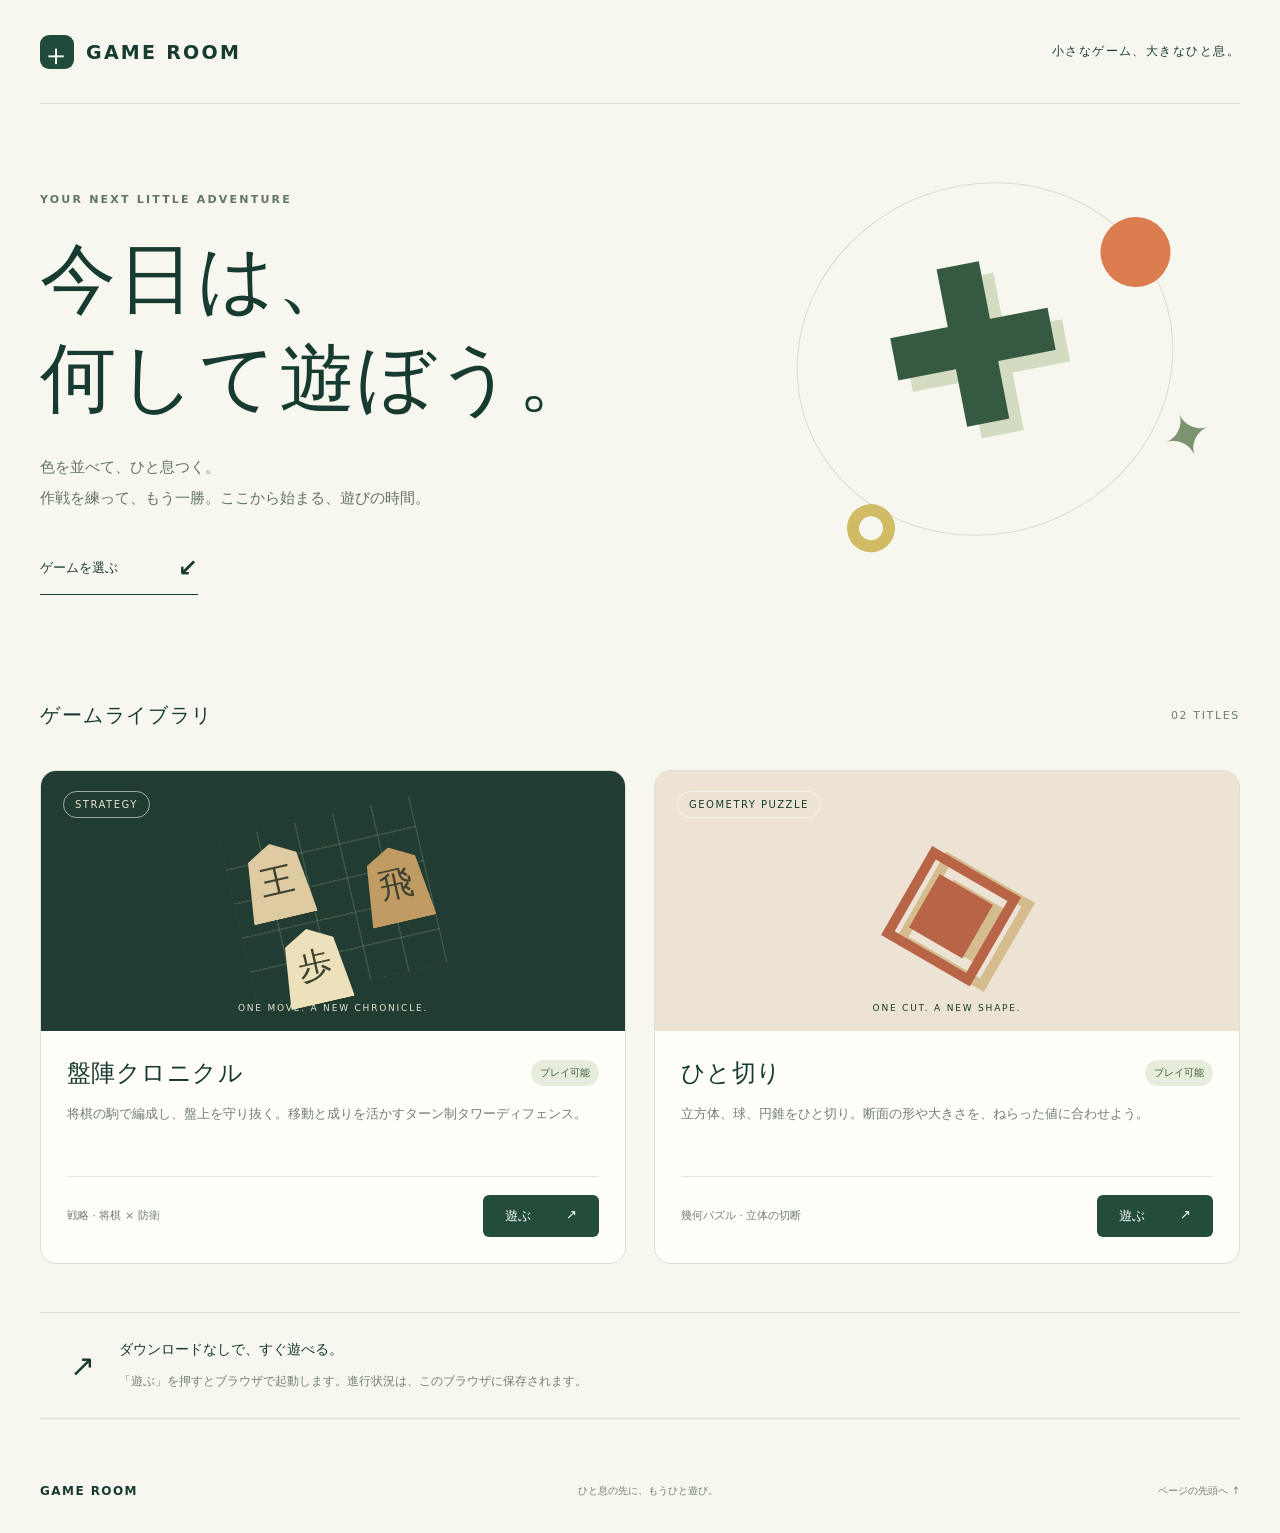
<file: index.html>
<!doctype html>
<html lang="ja">
<head><meta charset="utf-8"><meta name="viewport" content="width=device-width,initial-scale=1"><meta name="theme-color" content="#142922"><meta name="description" content="気分に合わせてゲームを選べる、小さなゲームルーム。"><title>GAME ROOM | 遊びの入口</title><link rel="icon" href="data:,"><link rel="stylesheet" href="style.css"></head>
<body>
<header><a class="brand" href="./"><span class="mark">＋</span> GAME ROOM</a><span class="edition">小さなゲーム、大きなひと息。</span></header>
<main><section class="intro"><p class="eyebrow">YOUR NEXT LITTLE ADVENTURE</p><h1>今日は、<br>何して遊ぼう。</h1><p class="lead">色を並べて、ひと息つく。<br>作戦を練って、もう一勝。ここから始まる、遊びの時間。</p><a class="jump" href="#games">ゲームを選ぶ <span>↙</span></a><div class="orbit" aria-hidden="true"><div class="cross">✚</div><span class="dot"></span><span class="ring"></span><span class="spark">✦</span></div></section>
<section id="games" aria-labelledby="games-title"><div class="section-head"><h2 id="games-title">ゲームライブラリ</h2><span>02 TITLES</span></div><div class="games">
<article class="card"><a class="art shogi" href="games/banjin-chronicle/" aria-label="盤陣クロニクルを遊ぶ"><span class="tag">STRATEGY</span><div class="board-art" aria-hidden="true"><span>王</span><span>飛</span><span>歩</span></div><span class="art-caption">ONE MOVE. A NEW CHRONICLE.</span></a><div class="card-body"><div class="title-row"><h3>盤陣クロニクル</h3><span class="available">プレイ可能</span></div><p>将棋の駒で編成し、盤上を守り抜く。移動と成りを活かすターン制タワーディフェンス。</p><div class="card-footer"><span>戦略 · 将棋 × 防衛</span><a class="play" href="games/banjin-chronicle/">遊ぶ <span>↗</span></a></div></div></article>
<article class="card"><a class="art slice" href="games/hitokiri/" aria-label="ひと切りを遊ぶ"><span class="tag">GEOMETRY PUZZLE</span><div class="slice-art" aria-hidden="true">◈</div><span class="art-caption">ONE CUT. A NEW SHAPE.</span></a><div class="card-body"><div class="title-row"><h3>ひと切り</h3><span class="available">プレイ可能</span></div><p>立方体、球、円錐をひと切り。断面の形や大きさを、ねらった値に合わせよう。</p><div class="card-footer"><span>幾何パズル · 立体の切断</span><a class="play" href="games/hitokiri/">遊ぶ <span>↗</span></a></div></div></article>
</div></section><aside><span>↗</span><div><strong>ダウンロードなしで、すぐ遊べる。</strong><p>「遊ぶ」を押すとブラウザで起動します。進行状況は、このブラウザに保存されます。</p></div></aside></main><footer><a class="brand" href="./">GAME ROOM</a><span>ひと息の先に、もうひと遊び。</span><a href="#">ページの先頭へ ↑</a></footer></body></html>
</file>
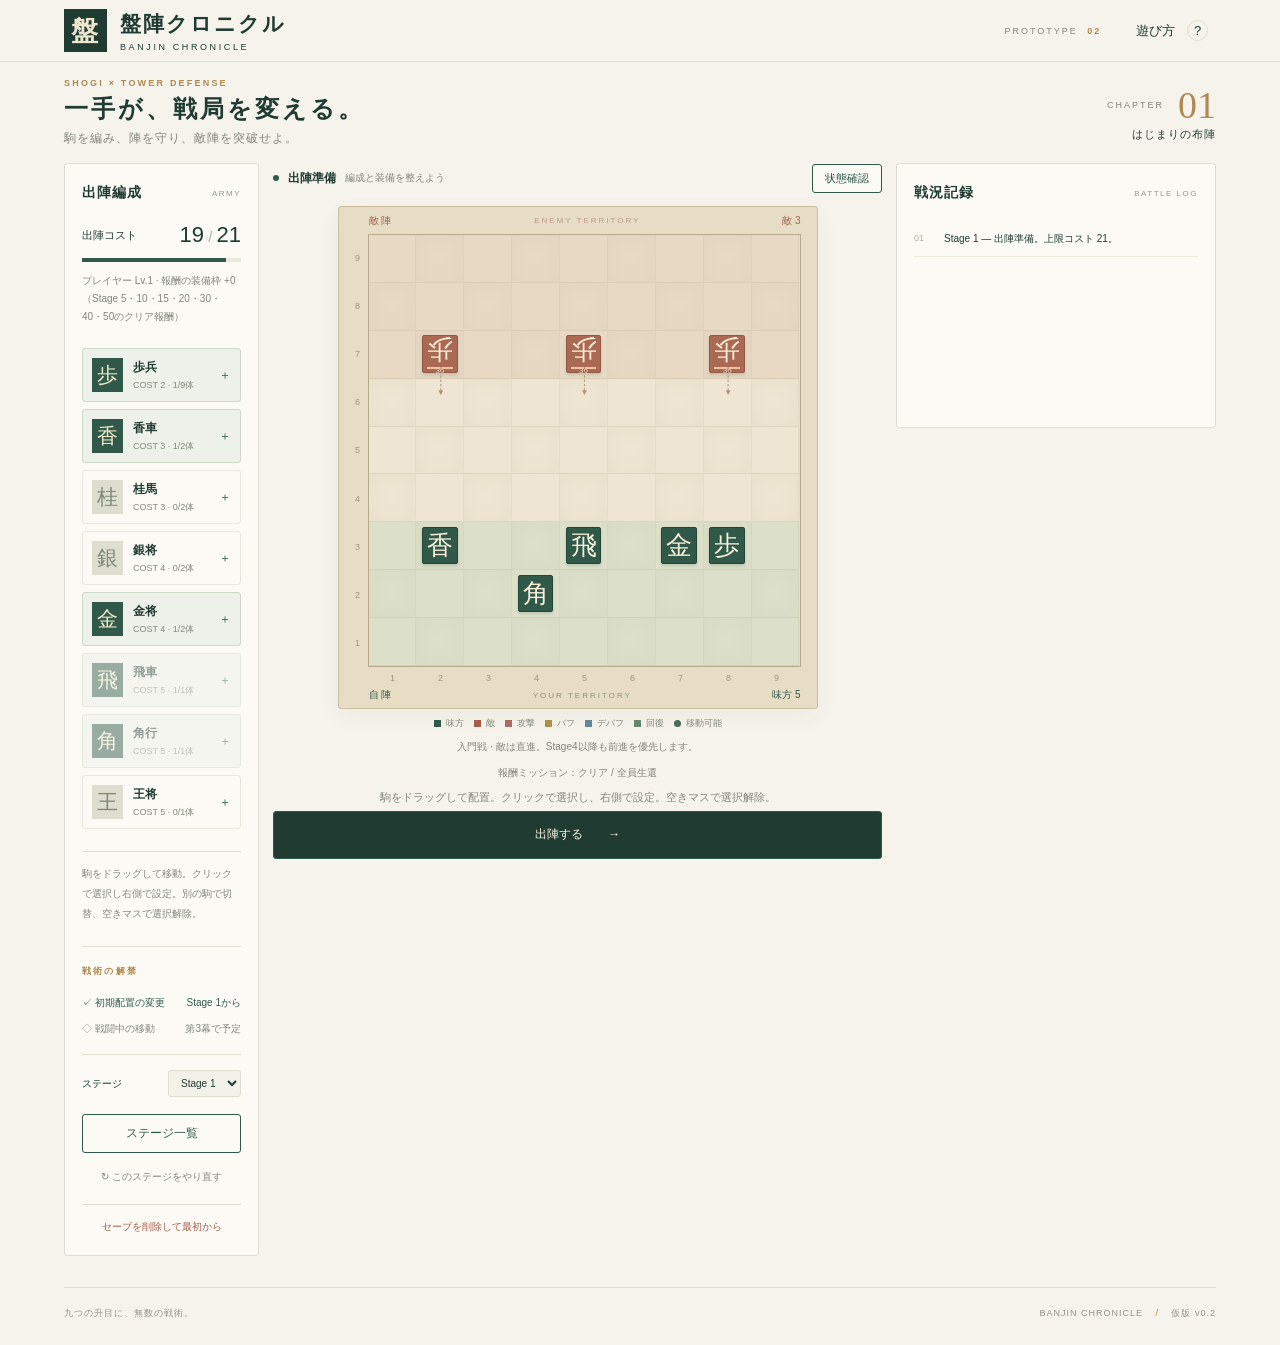
<file: games/banjin-chronicle/index.html>
<!doctype html>
<html lang="ja">
<head>
  <meta charset="utf-8">
  <meta name="viewport" content="width=device-width, initial-scale=1">
  <meta name="theme-color" content="#152822">
  <title>盤陣クロニクル | 将棋タワーディフェンス</title>
  <link rel="stylesheet" href="style.css">
  <script src="js/data.js" defer></script>
  <script src="js/rules.js" defer></script>
  <script src="js/engine.js" defer></script>
  <script src="js/profile.js" defer></script>
  <script src="js/effects.js" defer></script>
  <script src="js/debug.js" defer></script>
  <script src="js/app.js" defer></script>
</head>
<body>
  <header class="header">
    <a class="brand" href="./index.html" aria-label="盤陣クロニクル ホーム"><span class="brand-mark">盤</span><span>盤陣クロニクル<small>BANJIN CHRONICLE</small></span></a>
    <div class="header-right"><span class="prototype">PROTOTYPE <b>02</b></span><button class="quiet" id="help-button">遊び方 <span>?</span></button></div>
  </header>
  <main>
    <section class="page-title"><div><p class="eyebrow">SHOGI × TOWER DEFENSE</p><h1>一手が、戦局を変える。</h1><p class="subtitle">駒を編み、陣を守り、敵陣を突破せよ。</p></div><div class="chapter"><span>CHAPTER</span><strong id="chapter-number">01</strong><p id="stage-title">はじまりの布陣</p></div></section>
    <div class="game-layout">
      <aside id="army-panel" class="left-panel panel">
        <div class="panel-heading"><h2>出陣編成</h2><span>ARMY</span></div>
        <div class="cost-row"><span>出陣コスト</span><strong><span id="cost">19</span><i> / </i><span id="cost-limit">21</span></strong></div><div class="cost-track"><div id="cost-fill"></div></div>
        <p class="muted tiny" id="player-level-info">上限はプレイヤーの進行で成長 · 編成は自動保存</p>
        <div id="roster" class="roster"></div>
        <p class="board-guide" id="board-input-guide">駒をドラッグ → 配置を変更<br>クリック → 装備・強化・編成から外す</p>
        <div class="unlock-list"><p class="eyebrow">戦術の解禁</p><div id="placement-unlock"></div><div id="movement-unlock"></div></div>
        <div class="stage-picker"><label for="stage-select">ステージ</label><select id="stage-select"></select></div>
        <button class="secondary stage-list-button" id="stage-list-button" aria-haspopup="dialog">ステージ一覧</button>
        <button class="quiet restart" id="restart-button">↻ このステージをやり直す</button>
        <button class="quiet reset-save" id="reset-save-button" aria-haspopup="dialog">セーブを削除して最初から</button>
      </aside>
      <section class="battle-section" aria-label="戦場">
        <div class="battle-top"><div><span class="status-dot"></span><strong id="phase-label">出陣準備</strong><span id="phase-hint">編成と装備を整えよう</span></div><button id="status-button" class="status-button" aria-haspopup="dialog">状態確認</button><div id="turn-label" class="turn-label" hidden>TURN <strong id="turn">01</strong></div></div>
        <div class="board-frame">
          <div class="edge-label enemy-edge"><span>敵陣</span><span>ENEMY TERRITORY</span><span id="enemy-count">敵 3</span></div>
          <button id="breakthrough" class="breakthrough" hidden>↑ 10行目へ進み、敵陣を突破する</button>
          <div class="board-shell"><div class="row-labels" aria-hidden="true"><span>9</span><span>8</span><span>7</span><span>6</span><span>5</span><span>4</span><span>3</span><span>2</span><span>1</span></div><div id="board" class="board" role="group" aria-label="9×9の盤面"></div></div>
          <div class="column-labels" aria-hidden="true"><span>1</span><span>2</span><span>3</span><span>4</span><span>5</span><span>6</span><span>7</span><span>8</span><span>9</span></div>
          <div class="edge-label ally-edge"><span>自陣</span><span>YOUR TERRITORY</span><span id="ally-count">味方 5</span></div>
        </div>
        <div class="board-legend"><span><i class="legend-ally"></i>味方</span><span><i class="legend-enemy"></i>敵</span><span><i class="legend-attack"></i>攻撃</span><span><i class="legend-buff"></i>バフ</span><span><i class="legend-debuff"></i>デバフ</span><span><i class="legend-heal"></i>回復</span><span><i class="legend-move"></i>移動可能</span></div>
        <p id="enemy-ai-hint" class="muted tiny"></p><p id="mission-hint" class="muted tiny"></p><div class="command-bar"><p id="command-hint">準備ができたら、出陣しましょう。</p><div><button id="auto-button" class="secondary" hidden>▶ 自動進行</button><button id="primary-button" class="primary">出陣する <span>→</span></button></div></div>
        <p id="notice" class="notice" role="status" aria-live="polite"></p>
        <div class="mobile-toolbar"><button id="mobile-army-button" class="secondary" aria-haspopup="dialog">編成・設定</button><button id="mobile-stage-button" class="secondary" aria-haspopup="dialog">ステージ一覧</button></div>
      </section>
      <aside class="right-panel">
        <details id="log-disclosure" open><summary>戦況記録</summary><section class="panel log-panel"><div class="panel-heading"><h2>戦況記録</h2><span>BATTLE LOG</span></div><div id="battle-log" class="battle-log" aria-label="戦況記録"></div></section></details>
      </aside>
    </div>
    <footer><span>九つの升目に、無数の戦術。</span><span>BANJIN CHRONICLE <b> / </b> 仮版 v0.2</span></footer>
  </main>
  <dialog id="army-dialog" aria-label="出陣編成と設定"><button class="dialog-close" data-close="army-dialog" aria-label="出陣編成を閉じる">×</button><div id="mobile-army-host"></div></dialog>
  <dialog id="stage-dialog" aria-labelledby="stage-list-title"><button class="dialog-close" data-close="stage-dialog" aria-label="ステージ一覧を閉じる">×</button><p class="eyebrow">STAGE SELECT</p><h2 id="stage-list-title">次の盤陣を選ぶ</h2><p class="muted">第一幕の固定報酬はクリア・全員生還の2枠。再挑戦で未取得の条件を狙えます。</p><div class="player-progress"><span>プレイヤーのコスト上限 <strong id="player-cost-limit"></strong></span><span>解禁済み <strong id="highest-stage"></strong></span></div><div id="stage-grid" class="stage-grid"></div><div class="stage-pagination"><button id="stage-prev" class="secondary">← 前へ</button><span id="stage-page"></span><button id="stage-next" class="secondary">次へ →</button></div></dialog>
  <dialog id="reset-dialog" aria-labelledby="reset-title"><button class="dialog-close" data-close="reset-dialog" aria-label="セーブ削除をキャンセル">×</button><p class="eyebrow">NEW GAME</p><h2 id="reset-title">最初からやり直しますか？</h2><p class="muted">このブラウザーの盤陣クロニクルの進行・編成・装備・所持品を削除し、Stage 1の初期状態に戻します。この操作は元に戻せません。</p><div class="result-actions"><button class="secondary" data-close="reset-dialog">キャンセル</button><button id="confirm-reset" class="danger-button">セーブを削除する</button></div><p id="reset-notice" class="notice" role="status"></p></dialog>
  <dialog id="equipment-dialog" aria-labelledby="equipment-title"><header class="equipment-dialog-header"><button class="dialog-close" data-close="equipment-dialog" aria-label="装備画面を閉じる">×</button><p class="eyebrow">EQUIPMENT</p><h2 id="equipment-title">駒の装備</h2><p class="muted tiny">装備をクリックして着脱。数量は「未使用 / 所持数」です。</p></header><div id="unit-detail"></div><p id="equipment-notice" class="notice" role="status" aria-live="polite"></p><p class="muted tiny">第一幕はクリア・全員生還の2枠を各1回だけ取得できます。第二幕はターン報酬を含む3枠。</p></dialog>
  <dialog id="status-dialog" aria-labelledby="status-title"><button class="dialog-close" data-close="status-dialog" aria-label="駒一覧を閉じる">×</button><p class="eyebrow">ARMY STATUS</p><h2 id="status-title">出陣する駒の一覧</h2><p class="muted tiny">駒名をクリックすると、盤面で配置する駒を選べます。</p><p class="table-scroll-hint muted tiny">↔ 横にスクロールして能力・装備を確認</p><div class="status-table-scroll" tabindex="0" role="region" aria-label="駒の配置・能力・装備一覧"><table class="status-table"><thead><tr><th scope="col">駒</th><th scope="col">配置</th><th scope="col">HP</th><th scope="col">物攻</th><th scope="col">物防</th><th scope="col">魔攻</th><th scope="col">魔防</th><th scope="col">装備</th></tr></thead><tbody id="deployed-list"></tbody></table></div></dialog>
  <dialog id="help-dialog"><button class="dialog-close" data-close="help-dialog" aria-label="閉じる">×</button><p class="eyebrow">FIELD GUIDE</p><h2>盤陣の心得</h2><div class="help-grid"><article><b>01 / 編成する</b><p>＋で駒を追加。歩兵9体、飛車・角・王1体、その他2体まで。駒をドラッグして自陣の空きマスへ配置できます。スマホは駒の長押し、PCはクリックで装備・強化の設定を開きます。スマホはタップで駒を選択し、選択中に別の駒や盤面を押すと選択解除します。編成から外す操作は設定画面の下部で確認後に実行します。装備の数量は未使用 / 所持数です。「状態確認」で駒の一覧を開けます。編成・配置・装備は自動保存。コスト上限はプレイヤーの進行で成長し、古いステージでも維持されます。</p></article><article><b>02 / ターンを進める</b><p>出陣すると敵移動 → 敵攻撃 → 味方攻撃の順に自動で進みます。「一時停止」で止めて、各段階を手動で進めることもできます。第一幕はStage1〜20、第二幕はStage21〜40。戦闘中は初期配置のまま迎撃します。攻撃には刀・術印・弓・術符などの攻撃装備が必要です。刀・術印は初期各27個。バフ・デバフ・回復は支援装備だけでも発動し、順番はバフ・デバフ → 攻撃 → 回復です。攻撃装備がない駒は攻撃しません。</p></article><article><b>03 / 戦術を解禁する</b><p>自陣内の初期配置はStage 1から変更可能。敵は自陣の1〜3行へ入ると成ります。侵入前に迎え撃ちましょう。第二幕（21〜40）は王将を1体編成して護衛します。王が倒れたら敗北です。敵は盤外突破を狙わず、王への攻撃位置を探して迂回や後退も使います。第三幕はStage41〜50。味方1体を移動すると、味方全員の攻撃・支援、敵1体の移動、敵全員の攻撃・支援まで自動で進みます。味方は駒を選び、緑の点をタップするかドラッグで移動。待機はできません。味方の角・飛車・香車は本来の射線上を距離制限なく移動でき、途中の駒は飛び越えられません。敵の移動は最大2マスです。敵王のHPを0にすると勝利、味方王の撃破で敗北です。防衛勝利・盤外突破はありません。第三幕は移動を選んで進行し、初クリア強化ポイントは41〜45が3P、46〜50が4Pです。Stage41初クリアで雷鳴の護符・防貫の大盾を獲得。大盾は貫通の射線を止め、装備者自身はダメージを受けます。</p></article><article><b>04 / 勝利をつかむ</b><p>第一幕は敵全滅で勝利。味方全滅、または敵が1行目から0行目へ進むと敗北。第一幕では王将だけの撃破では決着しません。第二幕は味方の王が討ち取られた時点で敗北し、自陣突破では負けません。敵全滅、または王を守って12ターン目の味方行動を終えると勝利です。第一幕はクリアで装備1個、全員生還で追加1個。全員生還でS、欠員が出た勝利はBです。ターン数の条件はありません。装備報酬2枠を各1回だけ取得できます。第二幕は規定ターン以内に敵全滅で追加1個。防衛勝利だけでは速攻報酬は得られません。全員生還と速攻の両方でSです。Stage5・10・15・20・30・40・50では追加で全駒の装備枠＋1。取得済み・新規・未取得を結果に表示。第一・二幕の初クリアで強化1Pを獲得し、駒の設定から好きな能力に割り振れます。</p></article></div><div class="formula">与ダメ・被ダメ = max(0, 物攻 − 物防) または max(0, 魔攻 − 魔防)<small>攻撃装備の補正を攻撃に加算。回復は最大HPまで。強化・弱化は2ターン有効。</small></div><p class="muted tiny">駒本来の長距離攻撃は駒で遮られます。桂馬は飛び越え可能。Stage4以降の敵は前進できる手から攻撃・撃破と生存を評価して移動します。前進が塞がれた時だけ次の前進につながる横移動をします。長距離は最大2マス、桂馬は跳躍。矢印で次の移動を予告し、味方行動中は仮予告になります。Stage5・10・15・20・30・40・50の通常クリアで全駒の装備枠＋1を獲得できます。</p><article class="chapter-two-start"><h3>第二幕から遊ぶ</h3><p class="muted">Stage20までの装備報酬を全回収し、未使用の強化20P・王入り初期編成でStage21を始めます。現在のセーブはバックアップします。出陣準備中に利用できます。</p><button class="secondary" id="start-chapter-two">Stage21から始める</button><button class="quiet" id="restore-chapter-two">切り替え前のセーブに戻す</button><p id="chapter-two-notice" class="notice" role="status"></p></article><article class="chapter-two-start"><h3>第三幕から遊ぶ</h3><p class="muted">Stage40までの装備報酬を全回収し、未使用40P・装備枠＋6・王入り初期編成でStage41を始めます。現在のセーブを別にバックアップします。</p><button class="secondary" id="start-chapter-three">Stage41から始める</button><button class="quiet" id="restore-chapter-three">第三幕へ切り替える前のセーブに戻す</button><p id="chapter-three-notice" class="notice" role="status"></p></article><button class="primary" data-close="help-dialog">戦場へ戻る →</button></dialog>
  <dialog id="result-dialog"><p class="eyebrow" id="result-eyebrow">STAGE CLEAR</p><div class="result-seal" id="result-seal">勝</div><h2 id="result-title">盤陣を守り抜いた</h2><p id="result-reason"></p><div id="result-rewards" class="result-rewards"></div><p id="result-unlock" class="result-unlock"></p><div class="result-actions"><button class="secondary" id="result-retry">再挑戦</button><button class="primary" id="result-next">次のステージへ →</button><button class="secondary" id="result-stages">ステージ一覧へ</button></div><button class="quiet" data-close="result-dialog">盤面を確認する</button></dialog>
</body>
</html>
</file>
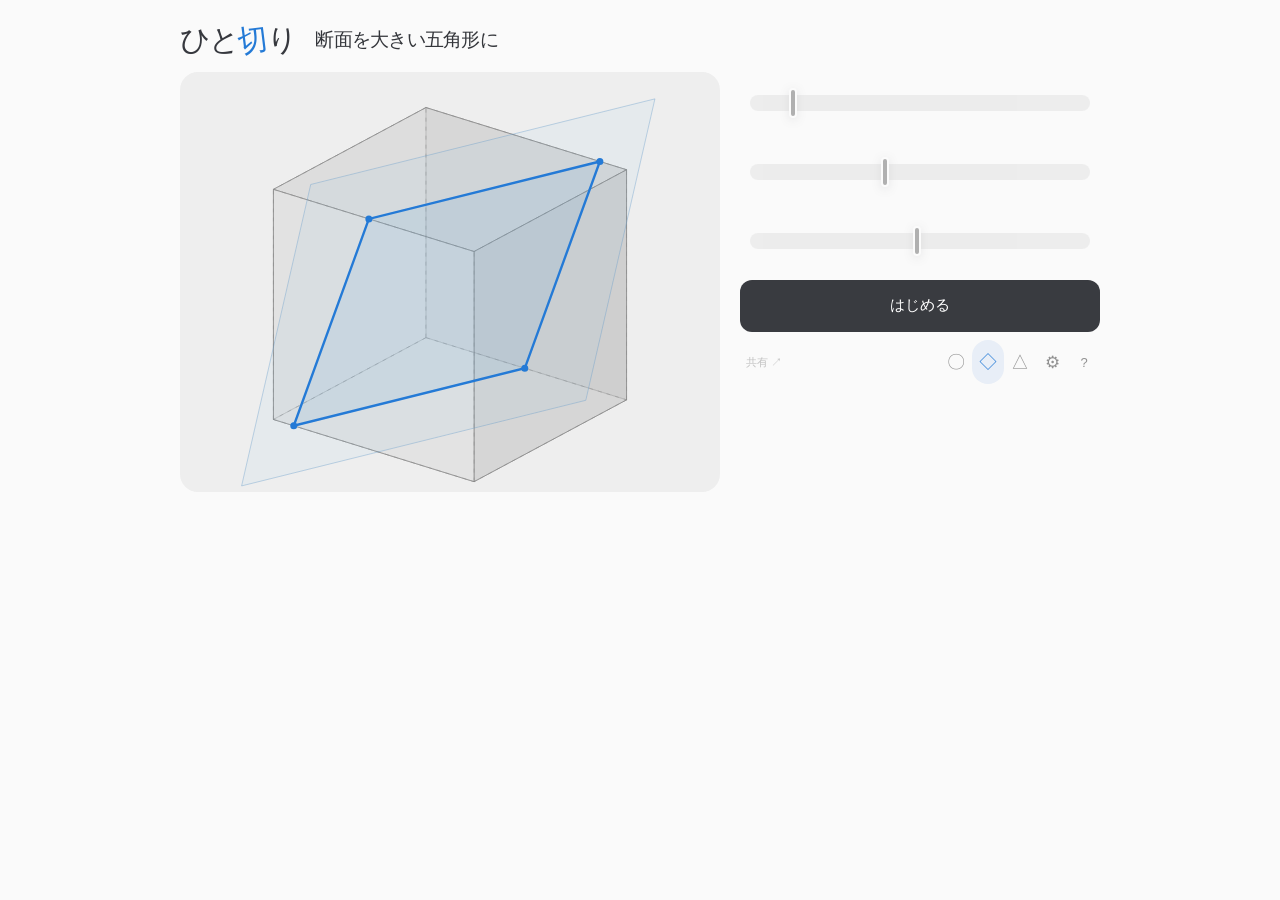
<file: games/hitokiri/index.html>
<!doctype html>
<html lang="ja">
<head><meta charset="utf-8"><meta name="viewport" content="width=device-width,initial-scale=1"><meta name="theme-color" content="#fafafa"><title>ひと切り — 五角形、切れる？</title><link rel="stylesheet" href="./style.css"></head>
<body>

<main>

<section class="intro"><p class="eyebrow" id="chapter">01 / CUBE</p><h1 id="headline">五角形、切れる？</h1><p id="subtitle">五角形を作り、断面を大きくしよう。</p></section>
<div class="play-switch"><span class="wordmark" role="img" aria-label="ひと切り">ひと<span>切</span>り</span><h2 id="play-goal" hidden>体積を、半分に。</h2></div>
<div class="workspace">
<section class="stage" aria-label="切断のプレビュー"><div class="stage-top"><span id="solid-label">一辺 1 の立方体</span><span class="live"><i></i><span id="preview-label">切断前</span></span></div><div id="detail-hud" hidden><div id="hud-score" aria-live="polite"></div><div id="hud-measurements" aria-live="polite"><div id="angle-readouts"><label for="azimuth">向き <output id="azimuth-out"></output></label><label for="elevation">傾き <output id="elevation-out"></output></label></div><label for="offset"><span id="offset-label">中心からの位置</span><output id="offset-out"></output></label></div></div><canvas id="scene" aria-label="立体と切断面。ドラッグで視点を回転できます"></canvas><button id="reset" class="quiet">リセット</button><div class="stage-bottom"><span>ドラッグで視点を回転</span><button id="view-reset" class="quiet">視点を戻す ↺</button></div></section>
<aside><div id="control-panel"><div id="angles"><div class="range-control"><input id="azimuth" type="range" min="0" max="180" step="0.001" value="35"></div><div class="range-control"><input id="elevation" type="range" min="-90" max="90" step="0.001" value="28"></div></div><div id="position-control" class="range-control"><input id="offset" type="range" min="-0.86" max="0.86" step="0.001" value="0.08"></div>

<div class="mission"><span class="eyebrow">TODAY'S CUT</span><h2 id="mission-title">断面を大きい五角形に</h2><p id="mission-note">五角形の断面積で採点。√2を100点の基準にします。</p></div>
<div id="action-controls" hidden><p id="action-message" role="status">動く高さのバーを止めて、体積を半分に。</p><div class="height-track" aria-hidden="true"><span id="height-marker"></span></div><div class="track-labels"><span>底面 0</span><span>頂点 1</span></div><button id="action-button" class="cut">チャレンジ開始 ↗</button><p class="control-note">開始後、ボタンか図形をタップしてひと切り。</p></div>
<div id="detail-controls"><div class="section-heading"><h2>切る位置を決める</h2></div>


</div><section id="result" hidden aria-live="polite"><p id="score-kicker" hidden>HITOKIRI / CONE CHALLENGE</p><div id="score" hidden></div><div id="result-status"></div><div class="result-body"><canvas id="section" aria-label="真正面から見た断面"></canvas><div id="measurements"></div></div><p id="feedback"></p><dl id="result-values" hidden></dl><div id="result-actions"><button id="retry" class="cut" hidden>もう一回 ↺</button><div id="result-share-slot"></div></div><a id="download-card" hidden download="hitokiri-score.png">画像保存 ↓</a><textarea id="share-fallback" readonly hidden aria-label="共有する結果"></textarea><span id="copy-status" role="status"></span></section>
</div><div class="utility-row"><div id="utility-share-slot"><button id="share" class="quiet">共有 ↗</button></div><nav aria-label="立体を選ぶ"><button data-mode="sphere" aria-label="球" title="球">〇</button><button data-mode="cube" aria-label="立方体" title="立方体">◇</button><button data-mode="cone" aria-label="円錐" title="円錐">△</button></nav><button id="detail-mode" aria-label="詳細確認" title="詳細確認">⚙</button><button id="help" class="quiet" aria-label="遊び方" title="遊び方">?</button></div></aside></div>
<footer><span>ひとつの立体。ひとつの平面。ちょっとだけ、ぴったりに。</span><span>HITOKIRI — PROTOTYPE 01</span></footer>
</main>
<dialog id="help-dialog"><h2>傾けて、ずらして、ひと切り。</h2><p>立方体は「向き→傾き→位置」の順に止めます。球は断面積を最大の50%（π/2）に、円錐は頂点側の体積を全体の50%にします。開始後にタップしてバーを止めます。歯車から詳細確認に切り替えると、スライダーの操作に合わせて測定値と点数がすぐに変わります。PCではバーにフォーカスして左右キーで±0.001、上下キーで±0.1ずつ調整できます。</p><p>立方体は五角形を作り、五角形の断面積で採点。√2を100点の基準にします。球は断面積、円錐は頂点側の体積を50%に近づけます。円錐は底面と平行に切ります。</p><p>立方体は一辺1、球は半径1、円錐は底面半径1・高さ√3（約1.732）です。断面積は切断面の面積、周長はその外周です。体積は球・立方体では平面より下側、円錐では頂点側を測ります。</p><p>青い線は切断面。切った後は断面と測定結果が表示されます。何度でも挑戦できます。</p><button id="close-help" class="cut">わかった</button></dialog>
<script type="module" src="./js/app.js"></script>
</body></html>
</file>
<file: style.css>
:root{font-family:ui-sans-serif,system-ui,-apple-system,'Segoe UI','Noto Sans JP',sans-serif;color:#173b30;background:#f7f7ef;font-synthesis:none}*{box-sizing:border-box}html{scroll-behavior:smooth}body{margin:0}a{color:inherit;text-decoration:none}a:focus-visible{outline:3px solid #c75b32;outline-offset:6px}header,main,footer{max-width:1200px;margin:auto}header{height:104px;display:flex;justify-content:space-between;align-items:center;border-bottom:1px solid #d9ddd0}.brand{font-weight:850;letter-spacing:.12em;font-size:19px;display:flex;align-items:center;gap:12px}.mark{display:grid;place-items:center;width:34px;height:34px;background:#204b3b;color:#f7f7ef;border-radius:9px;font-size:30px}.edition{font-size:12px;letter-spacing:.12em}.intro{position:relative;padding:78px 0 67px;overflow:hidden}.eyebrow{font-size:11px;font-weight:700;letter-spacing:.2em;color:#617666}h1{font-size:clamp(44px,6vw,76px);line-height:1.3;letter-spacing:.03em;margin:24px 0}.lead{font-size:15px;line-height:2.1;color:#637466}.jump{display:inline-flex;gap:60px;align-items:center;margin-top:24px;font-size:13px;font-weight:700;border-bottom:1px solid #173b30;padding-bottom:12px}.jump span{font-size:24px}.orbit{position:absolute;width:380px;height:350px;right:65px;top:80px;border:1px solid #d7ddcc;border-radius:50%;transform:rotate(-20deg)}.cross{position:absolute;top:50px;left:90px;color:#355a41;font-size:220px;line-height:1;transform:rotate(9deg);text-shadow:12px 14px 0 #d3dbc1}.dot{position:absolute;width:70px;height:70px;background:#dc7d4f;right:-24px;top:90px;border-radius:50%}.ring{position:absolute;width:48px;height:48px;border:12px solid #d1bb65;left:0;bottom:30px;border-radius:50%}.spark{position:absolute;right:0;bottom:-2px;font-size:60px;color:#7c9370}.section-head{display:flex;justify-content:space-between;align-items:center;margin:24px 0}.section-head h2{font-size:20px;letter-spacing:.08em}.section-head>span{font-size:11px;letter-spacing:.15em;color:#6f806f}.games{display:grid;grid-template-columns:1fr 1fr;gap:28px}.card{background:#fffef9;border:1px solid #dce0d2;border-radius:16px;overflow:hidden}.art{height:260px;position:relative;display:flex;align-items:center;justify-content:center;overflow:hidden}.tag{position:absolute;top:20px;left:22px;font-size:10px;letter-spacing:.15em;border:1px solid #ffffff90;padding:7px 11px;border-radius:20px}.pixel{background:#e4ead5;background-image:radial-gradient(#bac9a7 1px,transparent 1px);background-size:18px 18px}.pixel-art{font-family:Georgia,serif;font-size:210px;line-height:1;color:#cd744e;text-shadow:6px 6px 0 #f4d987;transform:rotate(-12deg);transition:transform .25s}.pixel:hover .pixel-art{transform:rotate(5deg) scale(1.08)}.art-caption{position:absolute;bottom:18px;font-size:9px;letter-spacing:.2em}.shogi{background:#213c33;color:#e7e4cc}.board-art{width:195px;height:170px;background:repeating-linear-gradient(0deg,transparent 0 33px,#8c9c7744 34px 35px),repeating-linear-gradient(90deg,transparent 0 37px,#8c9c7744 38px 39px);transform:rotate(-13deg);position:relative}.board-art span{position:absolute;width:65px;height:76px;clip-path:polygon(50% 0,88% 18%,100% 100%,0 100%,12% 18%);background:#dfcba2;color:#3e4432;display:grid;place-items:center;font-family:serif;font-size:34px;box-shadow:4px 8px #111}.board-art span:nth-child(1){left:15px;top:15px}.board-art span:nth-child(2){right:0;top:45px;background:#c09b63}.board-art span:nth-child(3){left:32px;bottom:-12px;background:#ece1ba}.card-body{padding:26px}.title-row{display:flex;align-items:center;justify-content:space-between;gap:12px}h3{font-size:24px;letter-spacing:.02em;margin:0}.available,.pending{font-size:10px;white-space:nowrap;background:#e7eddc;color:#385b32;padding:6px 9px;border-radius:20px}.pending{background:#eeece5;color:#827c68}.card-body>p{font-size:13px;line-height:1.9;color:#718071;min-height:50px}.card-footer{display:flex;align-items:center;justify-content:space-between;border-top:1px solid #e7e8dc;padding-top:18px;margin-top:24px}.card-footer>span{font-size:11px;color:#718071}.play{display:flex;gap:35px;background:#234c3b;color:white;padding:12px 22px;border-radius:6px;font-size:13px;transition:background .2s}.play:hover{background:#397157}.unavailable{padding:12px}.card-body>p.note{font-size:10px;min-height:0;margin-bottom:0}aside{margin:48px 0 65px;padding:26px 30px;border-top:1px solid #d9ddd0;border-bottom:1px solid #d9ddd0;display:flex;align-items:center;gap:24px}aside>span{font-size:30px}aside strong{font-size:14px}aside p{font-size:12px;color:#718071;line-height:1.8;margin-bottom:0}footer{display:flex;justify-content:space-between;align-items:center;padding-bottom:35px;gap:20px}footer .brand{font-size:12px}footer>span,footer>a:last-child{font-size:10px;color:#718071}@media(max-width:1250px){header,main,footer{margin-left:6%;margin-right:6%}}@media(max-width:750px){header{height:80px}.edition{display:none}.intro{padding:50px 0}.orbit{right:-100px;top:80px;opacity:.17;width:300px;z-index:-1}.cross{font-size:180px;left:65px}.intro{isolation:isolate}.games{grid-template-columns:1fr}.art{height:240px}h3{font-size:21px}.card-body{padding:22px}aside{padding:22px 0;gap:15px}footer{flex-wrap:wrap}footer>span{display:none}}
.tokyo{background:#e8eee1}.tokyo-art{position:relative;width:210px;height:170px;transform:rotate(-8deg)}.tokyo-art i{position:absolute;width:90px;height:85px;clip-path:polygon(18% 0,76% 7%,100% 48%,82% 92%,30% 100%,0 55%)}.tokyo-art i:nth-child(1){background:#91bea5;left:0;top:32px}.tokyo-art i:nth-child(2){background:#b6a3ce;left:64px;top:0}.tokyo-art i:nth-child(3){background:#85b9d0;left:123px;top:35px}.tokyo-art i:nth-child(4){background:#df9c85;left:38px;top:88px}.tokyo-art i:nth-child(5){background:#e8c978;left:87px;top:75px}.tokyo-art b{position:absolute;inset:0;display:grid;place-items:center;color:#254a4c;font-size:65px;letter-spacing:-4px}

.slice{background:#ece3d5}.slice-art{font-size:190px;line-height:1;color:#b76546;transform:rotate(-15deg);text-shadow:12px 9px 0 #d4bc8f}
</file>
<file: games/banjin-chronicle/style.css>
/* 木盤と墨色を基調に、駒・射程・操作の状態を色と形で区別する。 */
:root { --ink:#203b32; --muted:#83877c; --paper:#f5f3eb; --line:#dedfd3; --green:#31594a; --gold:#af8950; --red:#a65d49; }
* { box-sizing:border-box; }
body { margin:0; background:var(--paper); color:var(--ink); font-family:'Noto Sans JP','Yu Gothic','Meiryo',sans-serif; font-size:13px; }
button,select { font:inherit; }
button { cursor:pointer; transition:background .15s,transform .15s,box-shadow .15s; }
button:disabled { cursor:default; opacity:.48; }
button:focus-visible,select:focus-visible,a:focus-visible { outline:3px solid #d1a666; outline-offset:3px; }
button:hover:not(:disabled) { filter:brightness(.96); }
button[hidden],[hidden] { display:none!important; }
.header { height:86px; padding:0 5%; display:flex; align-items:center; justify-content:space-between; border-bottom:1px solid var(--line); }
.brand { display:flex; gap:13px; align-items:center; color:var(--ink); text-decoration:none; font-family:'Noto Serif JP',serif; font-size:21px; font-weight:700; letter-spacing:2px; }
.brand-mark { width:43px; height:43px; background:var(--ink); color:#eee5ce; display:grid; place-items:center; font-size:27px; }
.brand small { display:block; font:9px 'Noto Sans JP',sans-serif; letter-spacing:2.6px; margin-top:4px; }
.header-right { display:flex; gap:27px; align-items:center; }
.prototype { font-size:9px; letter-spacing:2px; color:var(--muted); }
.prototype b { color:var(--gold); margin-left:5px; }
.quiet { background:none; border:0; color:var(--ink); padding:8px; }
.quiet span { display:inline-grid; place-items:center; border:1px solid var(--line); border-radius:50%; width:21px; height:21px; margin-left:8px; }
main { max-width:1510px; margin:auto; padding:35px 5% 0; }
.page-title { display:flex; justify-content:space-between; align-items:center; margin-bottom:29px; }
.eyebrow { font-size:9px; font-weight:600; letter-spacing:2.2px; color:var(--gold); margin:0 0 10px; }
h1 { font-family:'Noto Serif JP',serif; font-size:31px; letter-spacing:3px; margin:0 0 10px; font-weight:600; }
.subtitle { color:var(--muted); margin:0; font-size:12px; letter-spacing:1px; }
.chapter { display:grid; grid-template-columns:auto auto; column-gap:14px; align-items:center; text-align:right; }
.chapter>span { font-size:9px; letter-spacing:2px; color:var(--muted); }
.chapter strong { font-family:Georgia,serif; font-weight:400; font-size:49px; color:var(--gold); }
.chapter p { grid-column:1/-1; margin:0; font-size:11px; letter-spacing:1px; }
.game-layout { display:grid; grid-template-columns:230px minmax(360px,1fr) 275px; gap:24px; align-items:start; }
.panel { background:#fbfaf5; border:1px solid var(--line); border-radius:3px; }
.left-panel { padding:20px 17px 13px; }
.panel-heading { display:flex; align-items:center; justify-content:space-between; margin-bottom:20px; }
h2 { font-size:14px; font-weight:600; margin:0; letter-spacing:1px; }
.panel-heading>span { color:#96998c; font-size:8px; letter-spacing:1.5px; }
.cost-row { display:flex; align-items:center; justify-content:space-between; font-size:11px; }
.cost-row strong { font-size:22px; font-weight:500; }
.cost-row i { font-size:15px; font-style:normal; color:#adb1a1; }
.cost-track { height:4px; background:#e8e8db; margin-top:10px; }
.cost-track>div { background:var(--green); height:100%; transition:width .2s; }
.muted { color:var(--muted); line-height:1.8; }
.tiny { font-size:10px; }
.roster { display:flex; flex-direction:column; gap:7px; margin:22px 0; }
.roster-item { display:flex; align-items:center; gap:10px; padding:9px; background:transparent; border:1px solid #e7e7dd; text-align:left; color:var(--ink); border-radius:3px; }
.roster-item.active { background:#edf1e9; border-color:#ced8c9; }
.roster-symbol { display:grid; place-items:center; width:31px; height:34px; background:#deded0; color:#7d8875; font:21px 'Noto Serif JP',serif; }
.active .roster-symbol { background:var(--green); color:#f2eacf; }
.roster-name { flex:1; font-weight:600; font-size:12px; }
.roster-name small { display:block; font-size:9px; color:var(--muted); font-weight:400; margin-top:3px; }
.roster-check { font-size:12px; color:var(--green); }
.unlock-list { border-top:1px solid var(--line); padding:18px 0 12px; }
.unlock-list .eyebrow { font-size:9px; margin-bottom:12px; }
.unlock-list>div { display:flex; gap:8px; justify-content:space-between; font-size:10px; color:var(--muted); padding:6px 0; }
.unlock-list .unlocked { color:var(--green); }
.stage-picker { display:flex; align-items:center; justify-content:space-between; border-top:1px solid var(--line); padding:15px 0 5px; font-size:10px; }
select { background:#f2f2e9; color:var(--ink); border:1px solid var(--line); padding:6px 8px; border-radius:3px; }
.restart { font-size:10px; width:100%; margin-top:9px; color:var(--muted); }
.battle-top { display:flex; align-items:center; justify-content:space-between; margin:0 0 13px; height:30px; }
.battle-top>div:first-child { display:flex; align-items:center; gap:9px; }
.status-dot { width:6px; height:6px; border-radius:50%; background:var(--green); }
.battle-top strong { font-size:12px; font-weight:600; }
#phase-hint { font-size:10px; color:var(--muted); }
.turn-label { font-size:9px; letter-spacing:1px; color:var(--muted); white-space:nowrap; }
.turn-label strong { font-size:21px; color:var(--ink); margin-left:6px; }
.board-frame { background:#e7ddc5; border:1px solid #cabc9e; padding:0 16px 0 9px; border-radius:3px; box-shadow:0 8px 24px #43452a0c; }
.edge-label { display:flex; align-items:center; justify-content:space-between; height:39px; font-size:10px; letter-spacing:2px; margin-left:21px; }
.edge-label span:nth-child(2) { font-size:8px; letter-spacing:2px; opacity:.55; }
.edge-label span:last-child { font-size:10px; letter-spacing:0; }
.enemy-edge { color:#9d6654; }.ally-edge { color:var(--green); }
.board-shell { display:flex; }
.row-labels { display:grid; grid-template-rows:repeat(9,1fr); width:21px; font-size:9px; color:#a19476; }
.row-labels span { display:grid; place-items:center; }
.board { position:relative; display:grid; grid-template-columns:repeat(9,minmax(0,1fr)); grid-template-rows:repeat(9,minmax(0,1fr)); width:100%; aspect-ratio:1; border:1px solid #b8a98c; }
.cell { padding:0; position:relative; border:0; border-right:1px solid #bcaf922f; border-bottom:1px solid #bcaf924f; display:grid; place-items:center; background:#eee6d2; min-width:0; }
.cell.enemy-zone { background:#e7d9c4; }.cell.ally-zone { background:#dce0c9; }
.cell:nth-child(2n) { box-shadow:inset 0 0 20px #a08f7410; }
.range-frame { position:absolute; border:2px solid; z-index:3; pointer-events:none; }
.range-attack { inset:22%; border-color:#ae6a60; }
.range-buff { inset:16%; border-color:#ab914c; }
.range-debuff { inset:10%; border-color:#63869b; }
.range-heal { inset:4%; border-color:#63866c; }
.cell.movable::before { content:''; position:absolute; width:8px; height:8px; border-radius:50%; background:#456d54; box-shadow:0 0 0 5px #456d541c; z-index:1; }
.cell.placeable::before { background:#6d8b5b; }
.cell.selected { outline:2px solid var(--gold); outline-offset:-2px; z-index:2; background:#f3e5bd; }
.piece { position:relative; width:76%; height:80%; max-width:51px; max-height:55px; background:var(--green); color:#f7efd9; border:1px solid #234536; border-radius:2px; box-shadow:0 2px 3px #243f3626; display:flex; flex-direction:column; align-items:center; justify-content:center; z-index:2; }
.piece.enemy { background:#a96953; border-color:#945844; }
.piece.promoted { background:#557e58; border-color:#b59a54; }
.piece.enemy.promoted { background:#96543f; border-color:#c4a052; box-shadow:0 0 0 1px #c4a052; }
.piece-glyph { font-family:'Noto Serif JP',serif; font-size:clamp(15px,2vw,26px); line-height:1.3; }
.piece.enemy .piece-glyph { transform:rotate(180deg); }
.cell-select { position:absolute; inset:0; width:100%; height:100%; display:grid; place-items:center; border:0; padding:0; color:inherit; background:transparent; z-index:2; }
.cell-select:hover { background:#ffffff18; }
.piece-control { position:absolute; top:-4px; width:clamp(17px,2vw,23px); height:clamp(17px,2vw,23px); display:grid; place-items:center; padding:0; border:1px solid #c1c8b6; border-radius:50%; z-index:4; font-size:13px; line-height:1; overflow:hidden; box-shadow:0 1px 3px #203b3226; }
.piece-gear { left:3%; background:#fcfbf4; color:var(--ink); }
.piece-delete { right:3%; background:#b4473d; border-color:#963b33; color:white; font-size:16px; }
.cell:has(.piece-control) .piece-glyph { font-size:clamp(15px,1.8vw,24px); margin-top:12px; line-height:1; }
.cell:has(.piece-control) .piece-hp,.cell:has(.piece-control) .hp-bar { display:none; }
.board-guide { font-size:10px; line-height:2; color:var(--muted); padding:12px 0; border-top:1px solid var(--line); }
.board-guide b { color:var(--ink); font-size:14px; }.board-guide .delete-hint { color:#b4473d; }
.status-button { border:1px solid var(--green); border-radius:3px; padding:6px 12px; color:var(--green); background:#fbfaf5; font-size:11px; white-space:nowrap; }
.piece-hp { font-size:8px; opacity:.9; }
.hp-bar { position:absolute; left:4px; right:4px; bottom:3px; height:2px; background:#ffffff35; }
.hp-bar i { display:block; height:100%; background:#e3d8a9; }
.piece.enemy .hp-bar i { background:#f1c1a1; }
.piece-marker { position:absolute; top:-4px; right:-4px; width:12px; height:12px; border-radius:50%; font-size:8px; background:#debb75; color:#233e31; display:grid; place-items:center; }
.effect-float { position:absolute; top:0; left:0; right:0; text-align:center; z-index:5; font-weight:700; font-size:14px; color:#bb493e; text-shadow:0 1px #fff; animation:float-up 1.1s forwards; pointer-events:none; }
.effect-float.heal,.effect-float.buff { color:#3e7752; }
@keyframes float-up { 0% { transform:translateY(8px);opacity:0; } 20% { opacity:1; } 100% { transform:translateY(-20px);opacity:0; } }
.column-labels { display:grid; grid-template-columns:repeat(9,1fr); margin-left:21px; text-align:center; padding-top:6px; font-size:9px; color:#a19476; }
.ally-edge { height:33px; }
.board-legend { display:flex; flex-wrap:wrap; justify-content:center; gap:8px 14px; color:var(--muted); font-size:9px; margin:15px 0 23px; }
.board-legend span { display:flex; gap:5px; align-items:center; }
.board-legend i { width:7px; height:7px; display:inline-block; }
.legend-ally { background:var(--green); }.legend-enemy { background:var(--red); }.legend-range { background:#c3aa74; }.legend-move { background:#456d54; border-radius:50%; }
.legend-attack { background:#ae6a60; }.legend-buff { background:#ab914c; }.legend-debuff { background:#63869b; }.legend-heal { background:#63866c; }
.command-bar { display:flex; flex-direction:column; align-items:center; gap:12px; }
.command-bar>p { margin:0; font-size:11px; color:var(--muted); text-align:center; }
.command-bar>div { display:flex; gap:10px; width:100%; }
.primary,.secondary { border:1px solid var(--green); border-radius:3px; padding:13px 20px; font-size:12px; font-weight:500; }
.primary { background:var(--ink); color:#fbf4e1; }.primary span { margin-left:22px; }
.secondary { background:transparent; color:var(--green); }
.command-bar .primary { flex:1; }
.notice { min-height:20px; color:var(--red); font-size:11px; text-align:center; margin:12px 0 0; }
.right-panel { display:flex; flex-direction:column; gap:16px; }
.detail-panel,.log-panel { padding:20px 17px; }
.unit-heading { display:flex; align-items:center; gap:12px; margin-bottom:16px; }
.detail-symbol { width:49px; height:54px; background:var(--green); color:#f7efd9; display:grid; place-items:center; font:30px 'Noto Serif JP',serif; }
.detail-symbol.enemy { background:var(--red); }
.unit-heading h3 { font-size:17px; font-weight:500; margin:0 0 4px; }
.unit-heading small { font-size:9px; color:var(--muted); }
.unit-role { font-size:10px; color:var(--muted); line-height:1.8; margin:0 0 13px; }
.detail-hp { display:flex; justify-content:space-between; font-size:10px; }.detail-hp strong { font-size:12px; font-weight:500; }
.detail-hp-track { height:4px; margin:7px 0 16px; background:#e8e8db; }.detail-hp-track i { display:block; height:100%; background:var(--green); }
.stats { display:grid; grid-template-columns:1fr 1fr; gap:8px 15px; padding-bottom:17px; border-bottom:1px solid var(--line); }
.stats div { display:flex; justify-content:space-between; font-size:10px; color:var(--muted); }.stats b { font-weight:500; color:var(--ink); font-size:12px; }
.equipment-heading { display:flex; justify-content:space-between; font-size:11px; margin:17px 0 10px; }.equipment-heading span { font-size:9px; color:var(--muted); }
.equipment-grid { display:flex; flex-direction:column; gap:5px; }
.equipment-item { display:flex; align-items:center; gap:8px; border:1px solid #e4e4d8; padding:7px 8px; background:transparent; text-align:left; color:var(--ink); border-radius:2px; }
.equipment-item.active { border-color:#8d9f82; background:#edf1e9; }
.equipment-icon { width:20px; color:var(--gold); font-size:17px; text-align:center; }
.equipment-name { flex:1; font-size:10px; }.equipment-name small { display:block; font-size:8px; color:var(--muted); margin-top:2px; }
.equipment-item>span:last-child { font-size:10px; color:var(--green); }
.default-action { font-size:10px; line-height:1.8; color:var(--muted); margin-bottom:0; }
.growth-reset { margin-top:14px; }
.growth-reset button { min-height:44px; }
.battle-log { height:185px; overflow-y:auto; scrollbar-width:thin; scrollbar-color:#c7ccba transparent; }
.log-entry { font-size:10px; line-height:1.8; padding:8px 0; border-bottom:1px solid #eaeade; display:flex; gap:8px; }
.log-entry>span { color:#adb19f; font-size:9px; min-width:22px; }.log-entry p { margin:0; }.log-entry.heal p,.log-entry.buff p { color:#537953; }
.breakthrough { width:calc(100% - 21px); margin:0 0 8px 21px; padding:10px; border:1px solid var(--gold); color:var(--ink); background:#f6e3ac; font-size:11px; }
footer { display:flex; justify-content:space-between; margin-top:31px; padding:19px 0 25px; border-top:1px solid var(--line); font-size:9px; letter-spacing:1px; color:#929587; }footer b { color:var(--gold); margin:0 9px; font-weight:400; }
dialog { width:min(660px,calc(100% - 30px)); padding:36px; background:var(--paper); color:var(--ink); border:1px solid #c8cbbc; border-radius:5px; box-shadow:0 20px 80px #15282240; }
dialog::backdrop { background:#1528228c; backdrop-filter:blur(3px); }
dialog { max-height:calc(100dvh - 30px); overflow-y:auto; }
#equipment-dialog { width:min(620px,calc(100% - 30px)); }
#equipment-dialog .equipment-grid { display:flex; flex-direction:column; }
#equipment-dialog .equipment-item { padding:10px; min-height:58px; }
#equipment-dialog .equipment-name { flex:1; min-width:0; }
#equipment-dialog .equipment-name small { line-height:1.6; white-space:normal; }
.equipment-stock { text-align:right; white-space:nowrap; font-size:17px; font-weight:600; min-width:72px; }
.equipment-stock small { display:block; font-size:8px; font-weight:400; color:var(--muted); margin-top:3px; }
.equipment-check { width:16px; text-align:center; }
#status-dialog { width:min(960px,calc(100% - 30px)); }
.status-table-scroll { overflow-x:auto; }
.status-table-scroll:focus-visible { outline:2px solid var(--gold); outline-offset:2px; }
.table-scroll-hint { display:none; }
@media (max-width:1000px) { .table-scroll-hint { display:block; } }
.status-table { border-collapse:collapse; width:100%; font-size:11px; text-align:left; }
.status-table th { padding:10px 8px; color:var(--muted); font-size:10px; font-weight:500; white-space:nowrap; border-bottom:1px solid var(--line); }
.status-table td { padding:12px 8px; border-bottom:1px solid var(--line); white-space:nowrap; }
.status-table td:last-child { min-width:150px; white-space:normal; }
.status-table small { display:block; margin-top:5px; color:var(--muted); font-size:9px; }
.status-unit { border:1px solid transparent; background:transparent; padding:8px; color:var(--ink); white-space:nowrap; text-align:left; }
.status-unit.active { background:#e7ecdd; border-color:var(--gold); border-radius:3px; }
.status-equipment { line-height:1.7; }
dialog h2 { font:25px 'Noto Serif JP',serif; margin-bottom:20px; }
.dialog-close { position:absolute; right:13px; top:9px; border:0; background:none; font-size:25px; color:var(--muted); }
.help-grid { display:grid; grid-template-columns:1fr 1fr; gap:17px; }.help-grid b { font-size:12px; }.help-grid p { font-size:11px; line-height:1.9; color:#6e796a; }
.formula { background:#e9ecdf; padding:14px; margin:12px 0; font-size:11px; line-height:1.8; }.formula small { display:block; font-size:10px; color:var(--muted); }
#result-dialog { text-align:center; max-width:450px; }.result-seal { width:75px; height:75px; display:grid; place-items:center; margin:22px auto; border:1px solid var(--gold); color:var(--gold); font:43px 'Noto Serif JP',serif; }
#result-reason { font-size:12px; line-height:1.9; color:var(--muted); }.result-unlock { font-size:12px; color:var(--green); line-height:1.8; }
.result-actions { display:flex; gap:10px; justify-content:center; margin:25px 0 12px; }
.result-actions { flex-wrap:wrap; }
.stage-list-button { width:100%; margin-top:12px; padding:10px; }
.reset-save { width:100%; margin-top:12px; padding-top:15px; border-top:1px solid var(--line); color:var(--red); font-size:10px; }
.danger-button { background:#a6443b; color:white; border:1px solid #963b33; border-radius:3px; padding:13px 18px; }
#stage-dialog { width:min(940px,calc(100% - 30px)); }
.player-progress { display:flex; flex-wrap:wrap; gap:12px 24px; padding:15px; background:#e8ecde; margin:20px 0; font-size:11px; }
.player-progress strong { margin-left:8px; color:var(--green); }
.stage-grid { display:grid; grid-template-columns:repeat(4,minmax(0,1fr)); gap:12px; }
.stage-card { display:flex; flex-direction:column; gap:10px; padding:16px; text-align:left; background:#fbfaf5; color:var(--ink); border:1px solid var(--line); border-radius:4px; }
.stage-card.cleared { background:#edf1e7; border-color:#bccab2; }
.stage-card.current { border:2px solid var(--gold); padding:15px; }
.stage-card-status { font-size:10px; color:var(--green); }
.stage-card strong { font:36px Georgia,serif; }.stage-card strong small { display:block; font:8px sans-serif; letter-spacing:2px; color:var(--muted); margin-bottom:4px; }
.stage-card>span { font-size:10px; }
.stage-card-footer { border-top:1px solid var(--line); padding-top:10px; color:var(--muted); }
.stage-pagination { display:flex; justify-content:center; align-items:center; gap:20px; margin-top:20px; font-size:11px; }
.stage-pagination .secondary { padding:8px 12px; }
@media (max-width:1000px) { .stage-grid { grid-template-columns:repeat(2,minmax(0,1fr)); gap:9px; }.stage-card { padding:12px; }.stage-card.current { padding:11px; }.stage-card-footer { font-size:9px!important; } }
/* 編成の各インスタンスと、所持／割当済み装備を区別して表示する。 */
.army-heading { display:flex; justify-content:space-between; border-top:1px solid var(--line); padding-top:16px; font-size:11px; }
.army-heading span { font-size:8px; color:var(--muted); }
.deployed-list { display:flex; flex-direction:column; gap:5px; margin:12px 0 18px; max-height:250px; overflow-y:auto; }
.deployed-row { display:flex; align-items:stretch; gap:5px; }
.deployed-row .deployed-item { flex:1; min-width:0; flex-wrap:wrap; gap:3px 6px; }
.deployed-delete { flex:none; padding:7px; border:1px solid #d9c3b8; border-radius:3px; background:#faf0e8; color:var(--red); font-size:10px; }
.deployed-item { display:flex; align-items:center; justify-content:space-between; padding:8px; background:transparent; border:1px solid var(--line); border-radius:3px; font-size:10px; color:var(--ink); text-align:left; }
.deployed-item.active { background:#e7ecdd; border-color:var(--gold); }
.deployed-item small { font-size:8px; color:var(--muted); }
.remove-unit { width:100%; font-size:10px; color:var(--red); margin-top:12px; border-top:1px solid var(--line); padding-top:13px; }
.inventory-panel { padding:20px 17px; }
.inventory-row { display:flex; justify-content:space-between; gap:8px; padding:7px 0; font-size:10px; border-bottom:1px solid #eaeade; }
.inventory-row>span:last-child { font-size:9px; color:var(--muted); white-space:nowrap; }
.result-rewards { padding:16px; background:#e8ecde; text-align:left; margin:18px 0; }
.result-rewards strong { color:var(--gold); font-size:17px; letter-spacing:1px; }
.result-rewards p { font-size:10px; line-height:1.8; }
.result-rewards small { font-size:10px; color:var(--muted); }
.result-rewards ul { list-style:none; padding:0; margin:12px 0 0; display:flex; flex-wrap:wrap; gap:7px; }
.result-rewards li { font-size:11px; padding:7px 10px; background:#f8f6ed; border:1px solid var(--line); }
.result-rewards .reward-slot { display:flex; flex-direction:column; gap:5px; width:100%; }
.reward-slot b { font-size:10px; }.reward-slot.new { border-color:var(--gold); background:#f6e8be; }.reward-slot.claimed { opacity:.65; }.reward-slot.missing b { color:var(--red); }
.growth-panel { border-top:1px solid var(--line); margin-top:18px; }
.growth-buttons { display:grid; grid-template-columns:repeat(3,minmax(0,1fr)); gap:6px; }.growth-buttons button { padding:9px 5px; font-size:11px; }.growth-buttons small { display:block; margin-top:4px; font-size:8px; }
.stage-loot { font-size:9px!important; line-height:1.7; color:var(--muted); }
/* 盤面上のSVG演出。マス座標を使うため画面サイズが変わっても対象へ届く。 */
.attack-layer { position:absolute; inset:0; width:100%; height:100%; z-index:8; pointer-events:none; overflow:visible; }
.defeat-ghost { position:absolute; width:calc(100% / 9); height:calc(100% / 9); display:grid; place-items:center; z-index:7; pointer-events:none; }
.defeat-ghost .piece { animation:piece-vanish 600ms ease-in var(--defeat-delay,600ms) forwards; }
.defeat-particle { position:absolute; left:50%; top:50%; width:5px; height:5px; background:#efc47c; border-radius:1px; opacity:0; animation:defeat-scatter 600ms ease-out var(--defeat-delay,600ms) forwards; }
.defeat-ghost.ally .defeat-particle { background:#9ab993; }
@keyframes piece-vanish { 0% { opacity:1; filter:brightness(1); transform:scale(1); } 25% { filter:brightness(2.5); } 100% { opacity:0; filter:brightness(1.5); transform:scale(.2); } }
@keyframes defeat-scatter { 0% { opacity:0; transform:translate(-50%,-50%) scale(.4); } 20% { opacity:1; } 100% { opacity:0; transform:translate(var(--dx),var(--dy)) scale(.2); } }
.attack-phase { visibility:hidden; animation:attack-phase 600ms linear var(--phase-delay,0ms) forwards; }
@keyframes attack-phase { 0%,99.99% { visibility:visible; } 100% { visibility:hidden; } }
.attack-effect { color:#f2c26b; animation:attack-fade 570ms ease-out var(--phase-delay,0ms) both; }
.attack-effect.magic { color:#b28ae9; }
.attack-trail { stroke:currentColor; stroke-width:5; stroke-linecap:round; stroke-dasharray:100; animation:attack-flight 270ms ease-out var(--phase-delay,0ms) both; filter:drop-shadow(0 0 5px currentColor); }
.attack-slash { fill:none; stroke:#fff6dc; stroke-width:9; stroke-linecap:round; filter:drop-shadow(0 0 7px #e9a43d); animation:attack-impact 420ms ease-out var(--phase-delay,0ms) both; transform-box:fill-box; transform-origin:center; }
.magic-ring { fill:#c7adff45; stroke:currentColor; stroke-width:4; animation:attack-impact 420ms ease-out var(--phase-delay,0ms) both; transform-box:fill-box; transform-origin:center; }
.magic-star { fill:#f4e8ff; filter:drop-shadow(0 0 9px #ba8bf0); animation:attack-impact 420ms ease-out var(--phase-delay,0ms) both; transform-box:fill-box; transform-origin:center; }
.attack-number { font:bold 24px sans-serif; fill:#a34637; stroke:#fff9eb; stroke-width:3; paint-order:stroke; }
.attack-numbers { animation:attack-fade 600ms ease-out var(--phase-delay,0ms) both; }
.attack-breakdown { font:bold 15px sans-serif; fill:#754a3e; stroke:#fff9eb; stroke-width:3; paint-order:stroke; }
@keyframes attack-flight { from { stroke-dashoffset:100; } to { stroke-dashoffset:0; } }
@keyframes attack-impact { 0% { opacity:0; transform:scale(.2); } 30% { opacity:1; transform:scale(1.2); } 100% { opacity:0; transform:scale(1.5); } }
@keyframes attack-fade { 0%,40% { opacity:1; } 100% { opacity:0; } }
/* ノートPCや縦長画面でも盤面を主役に保ち、タッチで操作できる大きさを確保する。 */
@media (min-width:1450px) { .game-layout { grid-template-columns:240px minmax(360px,1fr) 285px; gap:30px; } main { padding-left:65px; padding-right:65px; } }
@media (max-width:1150px) { main { padding:25px 3% 0; }.game-layout { grid-template-columns:195px minmax(320px,1fr) 230px; gap:15px; }.left-panel,.detail-panel,.log-panel { padding:16px 12px; }#phase-hint { display:none; }.board-frame { padding-right:10px; }.piece-glyph { font-size:21px; }.piece-hp { font-size:7px; } }
@media (max-width:920px) { .game-layout { grid-template-columns:190px minmax(320px,1fr); }.right-panel { grid-column:1/-1; display:grid; grid-template-columns:1fr 1fr; }.equipment-grid { display:grid; grid-template-columns:1fr 1fr; }.battle-log { height:330px; }.piece-glyph { font-size:26px; } }
@media (max-width:580px) { .header { height:72px; padding:0 16px; }.brand { font-size:16px; gap:9px; }.brand-mark { width:35px; height:38px; font-size:23px; }.brand small { font-size:7px; }.prototype { display:none; }.header-right { gap:0; }.quiet { font-size:11px; }main { padding:25px 14px 0; }h1 { font-size:22px; letter-spacing:1px; }.subtitle { font-size:10px; }.chapter strong { font-size:36px; }.chapter>span { display:none; }.chapter { column-gap:0; }.chapter p { font-size:9px; }.game-layout { display:flex; flex-direction:column; gap:18px; }.battle-section { width:100%; order:0; }.left-panel { width:100%; order:1; }.right-panel { width:100%; order:2; display:flex; }.roster { display:grid; grid-template-columns:1fr 1fr; margin:15px 0; }.unlock-list { display:grid; grid-template-columns:1fr 1fr; gap:0 15px; }.unlock-list .eyebrow { grid-column:1/-1; }.piece-glyph { font-size:21px; }.piece-hp { font-size:7px; }.board-legend { gap:12px; font-size:8px; }.battle-log { height:200px; }.chapter { min-width:75px; }.page-title { gap:6px; }footer { gap:15px; font-size:8px; }.help-grid { grid-template-columns:1fr; gap:8px; }dialog { padding:27px 22px; }.help-grid p { margin:8px 0; }.result-actions .primary,.result-actions .secondary { padding:12px; } }
@media (prefers-reduced-motion:reduce) { .attack-phase { visibility:visible; } *,*::before,*::after { animation:none!important; transition:none!important; } }
.mobile-toolbar,#log-disclosure>summary { display:none; }
#army-dialog { width:min(440px,calc(100% - 20px)); padding:32px 18px 18px; }
#army-dialog .left-panel { padding:0; border:0; background:transparent; width:100%; }
#army-dialog .roster { display:grid; grid-template-columns:1fr 1fr; margin:16px 0; }
@media (max-width:1000px) {
  .header { height:56px; padding:0 12px; }.brand { font-size:15px; gap:9px; }.brand-mark { width:31px; height:32px; font-size:21px; }.brand small { font-size:7px; }.prototype { display:none; }
  main { padding:12px 10px 0; }.page-title { margin-bottom:12px; justify-content:flex-end; }.page-title>div:first-child { display:none; }.chapter { display:flex; gap:10px; align-items:center; }.chapter>span { display:none; }.chapter strong { font-size:29px; }.chapter p { font-size:10px; }
  .game-layout { display:flex; flex-direction:column; gap:12px; }.battle-section { width:100%; order:0; }.right-panel { width:100%; order:2; display:block; }
  .battle-top { margin-bottom:9px; }.board-frame { padding-right:8px; padding-left:4px; }.row-labels { width:18px; }.edge-label,.column-labels { margin-left:18px; }.edge-label { height:27px; font-size:9px; }.ally-edge { height:25px; }
  .board-legend { gap:9px; flex-wrap:wrap; font-size:8px; margin:10px 0 12px; }.command-bar>p { font-size:10px; line-height:1.7; }.command-bar { gap:8px; }.notice { margin:6px 0 0; min-height:0; }
  .mobile-toolbar { display:flex; gap:8px; margin-top:12px; }.mobile-toolbar button { flex:1; padding:10px 5px; min-height:40px; }
  #log-disclosure>summary { display:flex; align-items:center; justify-content:space-between; list-style:none; padding:12px; border:1px solid var(--line); background:#fbfaf5; border-radius:3px; cursor:pointer; font-size:11px; }
  #log-disclosure>summary::-webkit-details-marker { display:none; }#log-disclosure>summary::after { content:'＋'; }#log-disclosure[open]>summary::after { content:'−'; }
  #log-disclosure .panel-heading { display:none; }#log-disclosure .log-panel { border-top:0; padding:10px 12px; }#log-disclosure .battle-log { height:220px; }
  footer { margin-top:18px; padding-top:12px; }.piece-glyph { font-size:21px; }
}

.cell-select:has(.piece) { touch-action:none; user-select:none; -webkit-user-select:none; -webkit-touch-callout:none; }
.cell-select:has(.piece.ally) { cursor:grab; }
.drag-ghost { position:fixed; width:42px; height:46px; z-index:1000; pointer-events:none; transform:translate(-50%,-50%); opacity:.85; }
.unit-remove { margin-top:24px; padding-top:18px; border-top:1px solid var(--line); }
.unit-remove button { min-height:44px; }
.unit-remove #remove-unit,.unit-remove #confirm-remove-unit { color:#a05f55; }
.cell-select[data-open-equipment] .piece-hp,.cell-select[data-open-equipment] .hp-bar { display:none; }
.piece.enemy.boss { border:2px solid #a48b4c; box-shadow:0 0 0 2px #a48b4c55; }
#equipment-dialog { padding:0; overflow:hidden; height:90vh; height:90dvh; max-height:90vh; max-height:90dvh; }
#equipment-dialog[open] { display:flex; flex-direction:column; }
.equipment-dialog-header { position:relative; flex:none; padding:18px 24px 8px; background:#f7f6ee; }
#equipment-dialog .equipment-dialog-header h2 { margin:4px 40px 8px 0; font-size:22px; }
#equipment-dialog .equipment-dialog-header .eyebrow { margin-bottom:0; }
#equipment-dialog .dialog-close { min-width:44px; min-height:44px; right:8px; top:6px; }
#unit-detail { display:flex; flex-direction:column; flex:1 1 auto; min-height:0; padding:0 24px; overflow:hidden; }
.unit-summary { flex:none; background:#f7f6ee; border-bottom:1px solid var(--line); padding:8px 0; }
.unit-summary .unit-heading { margin-bottom:10px; }
.unit-summary .unit-heading { align-items:flex-start; gap:10px; }
.unit-summary .detail-symbol { flex-shrink:0; }
.unit-summary .unit-heading > div:not(.equipped-summary) { flex:0 1 auto; min-width:0; }
.equipped-summary { flex:1; min-width:0; margin-left:auto; text-align:right; line-height:1.6; }
.equipped-summary strong { display:block; font-size:10px; font-weight:500; color:var(--ink); }
.equipped-summary span { display:block; font-size:9px; color:var(--muted); overflow-wrap:anywhere; }
.unit-summary .detail-hp-track { margin:5px 0 10px; }
.unit-summary .stats { margin-bottom:0; }
.unit-equipment-scroll { flex:1 1 auto; min-height:0; overflow-y:auto; overscroll-behavior:contain; -webkit-overflow-scrolling:touch; padding:8px 0 16px; scroll-padding:8px; }
#equipment-dialog > .notice,#equipment-dialog > p { flex:none; margin:4px 24px 10px; }
@media(max-height:600px) { .equipment-dialog-header { padding-top:8px; } #equipment-dialog .equipment-dialog-header .eyebrow,#equipment-dialog .equipment-dialog-header p.tiny,#equipment-dialog > p.tiny { display:none; } .unit-summary .detail-symbol { width:32px; height:32px; font-size:20px; } .unit-summary .unit-heading { margin-bottom:4px; } }
.enemy-plan-layer { position:absolute; inset:0; width:100%; height:100%; z-index:5; pointer-events:none; overflow:visible; }
.enemy-plan-layer line { stroke:#986f54; stroke-width:2; opacity:.7; stroke-dasharray:5 4; }
.enemy-plan-layer marker path { fill:#986f54; }
.enemy-plan-layer text { fill:#986f54; font-size:24px; text-anchor:middle; }
.enemy-plan-layer .active line { stroke-width:4; opacity:1; }
#enemy-ai-hint { margin:0 0 8px; text-align:center; font-size:10px; }
/* 出陣と盤面を同時に見渡せるよう、横幅だけでなく画面の高さも使う。 */
.board-frame { width:min(100%,calc(100dvh - 420px)); min-width:min(100%,280px); margin-inline:auto; }
.board-legend { margin:8px 0; gap:6px 10px; }
#mission-hint { margin:4px 0 8px; text-align:center; }
#enemy-ai-hint:empty,#mission-hint:empty,.notice:empty { display:none; }
.command-bar { gap:6px; }
.command-bar .primary,.command-bar .secondary { min-height:48px; }
@media(min-width:1001px) {
  .header { height:62px; }
  main { padding-top:16px; }
  .page-title { margin-bottom:16px; }
  h1 { font-size:24px; margin-bottom:5px; }
  .page-title .eyebrow { margin-bottom:5px; }
  .chapter strong { font-size:38px; }
  .battle-section .edge-label { height:27px; }
  .battle-section .ally-edge { height:25px; }
}
@media(max-width:1000px) {
  .battle-section .board-frame { width:min(100%,calc(100dvh - 350px)); }
  .battle-section .board-legend { margin:6px 0; gap:5px 9px; }
  .battle-section .command-bar { gap:5px; }
  .battle-section .mobile-toolbar { margin-top:8px; }
}
@media(max-width:1000px) and (max-height:650px) {
  .header { height:44px; }
  main { padding-top:6px; }
  .page-title { margin-bottom:6px; }
  .battle-section .battle-top { margin-bottom:5px; }
  .battle-section .edge-label { height:20px; }
  .battle-section .command-bar>p { display:none; }
  .battle-section .board-legend { margin:4px 0; }
  #enemy-ai-hint,#mission-hint { font-size:9px; margin:3px 0; }
}
@media(min-width:1001px) {
  .game-layout { grid-template-columns: minmax(130px,195px) minmax(0,1fr) minmax(240px,320px); gap:14px; }
  .right-panel { display:flex; flex-direction:column; gap:16px; grid-column:auto; min-width:0; }
  .right-panel > * { width:100%; }
  .right-panel #equipment-dialog { position:relative; inset:auto; margin:0; width:100%; height:75vh; height:75dvh; max-height:850px; box-shadow:none; }
  .right-panel .equipment-dialog-header { padding:12px 14px 6px; }
  .right-panel #unit-detail { padding:0 14px; }
  .right-panel #equipment-dialog > p { margin-left:14px; margin-right:14px; }
  .right-panel .equipment-stock { min-width:44px; font-size:14px; }
}

.piece.shielded{outline:3px solid #e0b552;outline-offset:1px;box-shadow:inset 0 0 0 2px #203b32,0 2px 4px #0004}.shield-marker{position:absolute;right:-5px;bottom:7px;background:#f4df9d;color:#263c34;border:1px solid #74602e;border-radius:3px;font-size:9px;line-height:12px;padding:0 2px;font-weight:bold;z-index:2}
</file>
<file: games/hitokiri/style.css>
:root{font-family:"Yu Gothic UI","Hiragino Kaku Gothic ProN",Meiryo,sans-serif;color:#34363b;background:#fafafa;font-synthesis:none;--green:#393b40;--muted:#818181;--line:#dddddd;--lime:#f5f5f5;--blue:#247ad6}*{box-sizing:border-box}body{margin:0}button,input,select{font:inherit}button,a,input,select{-webkit-tap-highlight-color:transparent}button{cursor:pointer}button:focus-visible,a:focus-visible,select:focus-visible{outline:3px solid var(--blue);outline-offset:4px}header{max-width:1280px;margin:auto;padding:26px 44px;display:flex;align-items:center;justify-content:space-between;border-bottom:1px solid var(--line)}.brand{text-decoration:none;color:var(--green);font-size:27px;font-weight:800;letter-spacing:.12em}.brand span{display:block;font-size:9px;letter-spacing:.18em;margin-top:3px;font-weight:500}.quiet{border:0;background:none;color:#707070;font-size:12px;padding:6px}.quiet:hover{color:#303238;text-decoration:underline}main{max-width:1192px;margin:auto;padding:28px 0 0}nav{display:flex;gap:8px}nav button{border:1px solid var(--line);background:transparent;padding:10px 22px;border-radius:30px;color:#787878;font-size:13px}nav button span{margin-right:9px;font-size:18px}nav button.active{background:var(--green);color:#fff;border-color:var(--green)}nav button:hover{border-color:var(--green)}.intro{margin:35px 0 27px}.eyebrow{font-size:10px;letter-spacing:.18em;color:var(--muted);font-weight:600}h1{font-size:clamp(32px,4vw,53px);letter-spacing:-.04em;margin:10px 0 13px;line-height:1.3}.intro>p:last-child{font-size:14px;color:#707070;line-height:1.8;margin:0}.workspace{display:grid;grid-template-columns:minmax(0,1.6fr) minmax(320px,1fr);gap:26px;align-items:start}.stage{background:#eeeeee;border:1px solid #dddddd;border-radius:8px;overflow:hidden;position:relative}.stage-top,.stage-bottom{padding:18px 22px;display:flex;justify-content:space-between;align-items:center;color:#818181;font-size:11px}.stage-top{position:absolute;top:0;left:0;right:0;z-index:1;pointer-events:none}.live{display:flex;align-items:center;gap:7px}.live i{width:5px;height:5px;border-radius:50%;background:#2679d4}#scene{display:block;width:100%;height:435px;touch-action:none;cursor:grab}#scene:active{cursor:grabbing}.stage-bottom{padding-top:0}.mission{background:#eaeaea;border-left:3px solid #929292;padding:17px 20px;margin-bottom:24px}.mission h2{font-size:20px;margin:8px 0}.mission p{font-size:11px;color:#787878;margin:0;line-height:1.7}.section-heading{display:flex;justify-content:space-between;align-items:center;margin-bottom:16px}.section-heading h2{font-size:13px;margin:0}label{display:flex;justify-content:space-between;font-size:12px;color:#686868}output{font-variant-numeric:tabular-nums;color:#3d3d3d;font-size:12px}input[type=range]{width:100%;margin:12px 0 23px;accent-color:var(--green);height:5px;cursor:pointer}select{width:100%;margin:10px 0 18px;border:1px solid var(--line);padding:9px;background:#ffffff;color:#3d3d3d;font-size:12px;border-radius:3px}.cut{width:100%;display:flex;justify-content:space-between;align-items:center;padding:17px 21px;border:0;border-radius:4px;background:var(--green);color:#fff;font-weight:600;font-size:15px}.cut:hover{background:#4b4e56}.cut span{font-size:22px;font-weight:400}.control-note{text-align:center;font-size:10px;color:#919191;margin:10px 0 0}#result{border-top:1px solid var(--line);margin-top:23px;padding-top:17px}#result-status{font-size:16px;font-weight:700}.result-body{display:flex;align-items:center;gap:12px}#section{width:130px;height:125px;flex-shrink:0}#measurements{flex:1;font-size:11px}#measurements div{display:flex;justify-content:space-between;gap:12px;padding:5px 0;border-bottom:1px solid #e4e4e4}#measurements b{font-variant-numeric:tabular-nums;font-weight:600}#feedback{font-size:11px;line-height:1.8;color:#707070}#copy-status{font-size:10px}footer{border-top:1px solid var(--line);padding:24px 0;margin-top:35px;display:flex;justify-content:space-between;gap:20px;font-size:10px;color:#999999}footer span:last-child{font-size:9px;letter-spacing:.13em}dialog{border:1px solid var(--line);border-radius:8px;max-width:440px;padding:30px;background:#fafafa;color:#34363b}dialog::backdrop{background:#36383e66}dialog h2{font-size:20px}dialog p{font-size:13px;line-height:2}dialog .cut{margin-top:22px}[hidden]{display:none!important}@media(max-width:1250px){main{margin:0 35px}}@media(max-width:760px){header{padding:18px 22px}.brand{font-size:23px}main{margin:0 20px;padding-top:20px}nav{gap:5px}nav button{flex:1;padding:9px 5px;font-size:11px}nav button span{margin-right:5px}.intro{margin:27px 0 22px}.intro>p:last-child{font-size:12px}.workspace{grid-template-columns:1fr;gap:20px}#scene{height:310px}.stage-top,.stage-bottom{padding-left:14px;padding-right:14px}.mission{margin-bottom:21px}.mission h2{font-size:18px}footer{flex-direction:column;gap:10px;margin-top:28px;padding:20px 0}#section{width:145px;height:140px}input[type=range]{height:9px;margin-bottom:25px}.cut{min-height:55px}}@media(prefers-reduced-motion:no-preference){button{transition:background .15s,color .15s}#result{animation:appear .25s ease-out}@keyframes appear{from{opacity:0;transform:translateY(5px)}to{opacity:1;transform:none}}}
.play-switch{display:flex;gap:8px;margin:0 0 18px}.play-switch button{border:1px solid var(--line);border-radius:24px;background:transparent;color:var(--green);padding:10px 18px;min-height:44px;font-size:12px}.play-switch .active{background:var(--green);color:white}.height-track{height:16px;border-radius:20px;background:linear-gradient(90deg,#f5f5f5,#247ad6);position:relative;margin:24px 10px 12px}#height-marker{position:absolute;left:50%;top:-7px;width:8px;height:30px;background:#36383e;border:2px solid white;border-radius:8px;transform:translateX(-50%);box-shadow:0 2px 8px #36383e40}.track-labels{display:flex;justify-content:space-between;font-size:11px;color:#707070;margin-bottom:22px}#action-message{font-size:13px;line-height:1.7}.cut:disabled{opacity:.65;cursor:wait}.action-play #result{text-align:center;background:#36383e;color:white;border:0;border-radius:18px;padding:24px}.action-play #score{font-size:76px;font-weight:900;line-height:1.3;color:#f5f5f5;letter-spacing:-.05em}.action-play #score-kicker{font-size:9px;letter-spacing:.16em;color:#f5f5f5}.action-play #feedback{color:#e6e6e6}.action-play #measurements{font-size:11px}.action-play #measurements div{border-color:#ffffff25}.action-play #result .quiet{color:#f3f3f3;min-height:48px;font-size:14px}.action-play #retry{background:#f5f5f5;color:#36383e;justify-content:center}.action-play.has-result .mission{display:none}#download-card{display:block;color:inherit;font-size:12px;padding:12px}#share-fallback{width:100%;min-height:95px}#copy-status{display:block}.quiet{min-height:44px}input[type=range]{height:28px;margin:5px 0 12px}aside{min-width:0}.stage-top{gap:12px}.stage-top>span:first-child{max-width:70%}
@media(max-width:760px){header{padding:10px 16px}main{margin:0 14px;padding-top:12px}.brand{font-size:21px}.brand span{font-size:8px}nav button{min-height:44px}.intro{margin:18px 0 14px}h1{font-size:30px;margin:6px 0}.eyebrow{margin:0}.intro>p:last-child{line-height:1.6}.play-switch{margin-bottom:12px}.play-switch button{flex:1;padding:8px}.workspace{gap:12px}#scene{height:clamp(210px,31svh,290px)}.stage-bottom{padding-bottom:6px;font-size:10px}.stage-top{padding-top:12px;font-size:10px}.mission{padding:12px 15px;margin-bottom:14px}.mission h2{margin:5px 0;font-size:18px}.action-play .mission{margin-bottom:8px}.action-play #action-message{margin:8px 0}.action-play .height-track{margin-top:14px}.action-play .track-labels{margin-bottom:12px}.action-play #result{margin-top:0;padding:18px}.action-play #score{font-size:64px}.action-play .result-body{display:none}.action-play #score-kicker{margin:0 0 6px}.action-play #feedback{margin:8px 0 14px}.action-play.has-result #scene{height:180px}.action-play.has-result .stage-bottom{display:none}.action-play.has-result .intro{margin:12px 0 10px}footer{font-size:9px;margin-top:22px}.result-body{gap:8px}#section{width:110px;height:110px}dialog{width:calc(100% - 28px);padding:22px}}
/* 0003: 図形と操作を中心にした最小画面 */
header,footer,.intro,.stage-top,.stage-bottom>span,.mission>.eyebrow,.mission>p,.control-note,.section-heading h2,#action-message,.track-labels,#score-kicker{display:none!important}
main{max-width:960px;padding:20px 20px 30px;margin:auto}nav{align-items:center;gap:6px;margin-bottom:10px}nav button{padding:8px 18px;min-height:44px}nav #help{flex:0 0 44px;padding:0;border-color:transparent}.play-switch{justify-content:flex-end;margin:0 0 12px;gap:4px}.play-switch button{flex:0 0 auto;min-height:36px;padding:6px 13px;font-size:11px}.play-switch button.active{background:#e8e8e8;color:var(--green);border-color:transparent}.workspace{grid-template-columns:minmax(0,1.5fr) minmax(280px,1fr);gap:20px;align-items:center}.stage{border:0;border-radius:18px}#scene{height:420px}.stage-bottom{padding:0 10px 4px;justify-content:flex-end}.mission{border:0;background:transparent;padding:0;margin:0 0 20px}.mission h2{font-size:22px;margin:0}.section-heading{justify-content:flex-end;margin-bottom:4px}.cut{justify-content:center}.cut span{display:none}#result-status{font-size:15px}.action-play #result-status{display:none}.action-play #result{margin:0;padding:24px}.action-play #feedback{font-size:13px}.action-play .height-track{margin:24px 10px 30px}.action-play #action-controls{padding-top:2px}.action-play.has-result #scene{height:420px}
@media(max-width:760px){main{max-width:480px;padding:12px 16px 24px}nav{margin-bottom:6px}nav button{flex:1;padding:7px 4px;font-size:12px}nav button span{margin-right:5px}.play-switch{margin-bottom:10px}.play-switch button{flex:0 0 auto}.workspace{grid-template-columns:1fr;gap:18px}#scene{height:clamp(220px,39svh,340px)}.mission{margin-bottom:16px}.mission h2{font-size:21px}.action-play .mission{text-align:center;margin-bottom:0}.action-play .height-track{margin:18px 10px 28px}.action-play.has-result #scene{height:clamp(160px,25svh,240px)}.action-play #result{padding:22px}.action-play #score{font-size:76px}.action-play #feedback{margin:8px 0 20px}.action-play #result .quiet{min-height:44px}.action-play #download-card{display:inline-block;padding:12px}.action-play #share{margin-right:20px}}
.action-play .stage-bottom{display:none}
#play-goal{margin:0 auto 0 0;font-size:20px;letter-spacing:-.04em;line-height:1.4}.play-switch{align-items:center}.action-play .mission{display:none}.action-play .height-track{margin-top:4px}@media(max-width:760px){#play-goal{font-size:18px}.play-switch{gap:3px;margin-top:8px;margin-bottom:14px}.play-switch button{padding:6px 10px}}
.play-switch #detail-mode{width:40px;min-height:40px;padding:0;border-color:transparent;background:transparent;color:#858585;font-size:21px}.play-switch #detail-mode.active{color:var(--green);background:#e8e8e8}body:not(.action-play) #score{font-size:34px;font-weight:800;margin:0 0 10px;color:var(--green)}body:not(.action-play) #result-status{display:none}body:not(.action-play) #result{margin-top:14px}
/* 0009: 詳細の数値を立体パネル内へ */
#detail-hud{position:absolute;inset:16px 16px auto;display:flex;justify-content:space-between;align-items:flex-start;gap:16px;z-index:2;pointer-events:none}#hud-score{flex-shrink:0}body.detail-view #hud-score #score{font-size:36px;line-height:1.2;margin:0;letter-spacing:-.05em}#hud-measurements{width:160px}#hud-measurements #measurements{font-size:11px}#hud-measurements #measurements div{padding:3px 0;border:0;gap:12px}#hud-measurements #measurements b{font-weight:600}.detail-view .mission,.detail-view .stage-bottom,.detail-view .result-body,.detail-view #feedback{display:none}.detail-view #result{border:0;padding:0;margin-top:4px;animation:none}.detail-view .section-heading{margin-bottom:0}.detail-view #reset{font-size:11px}.detail-view .stage{align-self:start}.detail-view #scene{height:420px}
@media(max-width:760px){.detail-view .workspace{gap:6px}.detail-view #scene{height:clamp(300px,43svh,380px)}#detail-hud{inset:14px 14px auto;gap:12px}body.detail-view #hud-score #score{font-size:32px}#hud-measurements{width:145px}.detail-view #detail-controls input[type=range]{margin-bottom:8px}}
/* 0010: モード間で立体と位置バーの寸法・座標を固定 */
.workspace,.detail-view .workspace{align-items:start;gap:20px}body #scene,body.detail-view #scene,body.action-play.has-result #scene{height:420px}.stage-bottom{display:none}#reset{position:absolute;bottom:8px;left:10px;z-index:3;font-size:11px;min-height:44px}#position-control{height:48px;display:flex;align-items:center;margin:0 10px 18px}.range-control input[type=range]{margin:0;width:100%;height:16px;appearance:none;-webkit-appearance:none;background:linear-gradient(90deg,#f5f5f5,#247ad6);border-radius:20px;opacity:1}.range-control input[type=range]::-webkit-slider-thumb{appearance:none;-webkit-appearance:none;width:8px;height:30px;border:2px solid white;border-radius:8px;background:#36383e;box-shadow:0 2px 8px #36383e40}.range-control input[type=range]::-moz-range-thumb{width:5px;height:26px;border:2px solid white;border-radius:8px;background:#36383e}.range-control input[type=range]:disabled{cursor:default}#hud-measurements>label{font-size:10px;gap:8px;margin-bottom:6px;align-items:baseline}#hud-measurements>label output{font-size:11px;font-weight:600}.height-track,.section-heading{display:none}#detail-controls:has(#angles[hidden]){display:none}.action-play #position-control{margin-bottom:18px}
@media(max-width:760px){.workspace,.detail-view .workspace{gap:12px}body #scene,body.detail-view #scene,body.action-play.has-result #scene{height:clamp(300px,43svh,380px)}#position-control{margin-bottom:14px}.action-play #position-control{margin-bottom:14px}}

/* 0013: 向き・傾き・位置の3バーを統一 */
.range-control{height:48px;display:flex;align-items:center;margin:0 10px 18px}#angles .range-control input[type=range]{margin:0;height:16px;width:100%}#angle-readouts label{font-size:10px;gap:8px;align-items:baseline;margin-bottom:6px}#angle-readouts output{font-size:11px;font-weight:600}#angle-readouts{margin-bottom:6px}#angles{display:grid;gap:0}#hud-measurements{width:160px}
@media(max-width:760px){.range-control{margin-bottom:14px}#hud-measurements{width:145px}}
.range-control.moving{outline:2px solid #247ad666;outline-offset:3px;border-radius:18px}.range-control.waiting input[type=range]{opacity:.38}.action-play #angles{margin-bottom:4px}#detail-controls:empty{display:none}
/* 0017: 右上の操作をアイコンに集約 */
.play-switch{gap:3px;flex-wrap:wrap}.play-switch nav{display:flex;align-items:center;gap:2px;margin:0}.play-switch nav button{width:38px;min-height:40px;padding:0;font-size:22px;border-color:transparent;background:transparent;color:#858585}.play-switch nav button.active{background:#e8e8e8;color:var(--green)}.play-switch #help{width:36px;min-height:40px;padding:0;border:0;background:transparent;font-size:15px;color:#858585}.play-switch #action-mode{padding:6px 10px}.play-switch #play-goal{flex:1;min-width:180px}
@media(max-width:760px){.play-switch #play-goal{flex:1 0 100%;min-width:0;margin-bottom:3px}.play-switch nav button{width:34px}.play-switch #detail-mode{width:36px}.play-switch{justify-content:flex-end;margin-top:0}}
/* 0018: 共有の右に控えめな操作列 */
.play-switch #play-goal{flex:1;min-width:0;margin:0}.play-switch{margin-top:0}.utility-row{display:flex;align-items:center;justify-content:flex-end;gap:0;margin-top:12px;color:#858585}.utility-row #share{margin-right:auto;padding:6px;min-height:44px;font-size:11px}.utility-row #share:disabled{opacity:.4;cursor:default}.utility-row nav{display:flex;gap:0;align-items:center;margin:0}.utility-row nav button,.utility-row #detail-mode,.utility-row #help{flex:0 0 32px;width:32px;min-height:44px;padding:0;border:0;border-radius:20px;background:transparent;color:#919191;font-size:18px}.utility-row #help{font-size:13px}.utility-row #detail-mode{font-size:17px}.utility-row nav button.active,.utility-row #detail-mode.active{background:#ededed;color:#626262}.utility-row button:hover{color:var(--green)}.utility-row button:focus-visible{outline:2px solid var(--blue)}
@media(max-width:760px){.play-switch{margin:6px 0 14px}.utility-row{margin-top:8px}.utility-row #share{min-width:52px}}
/* 0020: 点数カード内の再挑戦と共有 */
#result-actions{display:flex;align-items:stretch;gap:10px}#result-actions #retry{flex:1;width:auto;min-width:0}#result-share-slot:empty{display:none}.action-play #result-share-slot{display:flex;flex:0 0 30%}.action-play #result-share-slot #share{width:100%;margin:0;border:1px solid #f5f5f570;border-radius:4px;padding:12px 8px;color:#f3f3f3;font-size:14px;min-height:55px}.action-play #result-share-slot #share:hover{background:#ffffff10}.utility-row #utility-share-slot{margin-right:auto}.utility-row #share{margin-right:0}
#angles,.action-play #angles{margin-bottom:0}
/* 0028: 図形・操作／結果・下部操作の場所を固定 */
#control-panel{height:260px;position:relative;display:grid;grid-template-rows:repeat(3,minmax(0,1fr)) 52px;gap:8px;min-width:0}#angles,.action-play #angles{display:contents}#angles .range-control:first-child{grid-row:1}#angles .range-control:last-child{grid-row:2}#control-panel #position-control{grid-row:3}body:not([data-solid=cube]) #control-panel #position-control{grid-row:2}#control-panel .range-control{height:auto;margin:0 10px;align-self:stretch}#control-panel #action-controls{grid-row:4;padding:0}#action-controls .cut{height:52px;min-height:52px}#detail-controls{display:none!important}aside{display:grid;grid-template-rows:260px 44px;gap:8px}.utility-row{height:44px;margin:0!important;align-self:end}.detail-view #result{margin:0;padding:0}.action-play #control-panel #result{position:absolute;inset:0;margin:0;padding:12px 18px;display:grid;grid-template-rows:64px 20px minmax(26px,1fr) 48px 24px;gap:4px;animation:none;overflow:hidden;border-radius:16px}.action-play #control-panel #score{font-size:56px;line-height:64px}.action-play #control-panel #feedback{margin:0;font-size:11px;line-height:20px;white-space:nowrap}.action-play .result-body{display:none}#result-values{margin:0;display:flex;align-items:center;justify-content:center;gap:24px;font-variant-numeric:tabular-nums}#result-values dt{font-size:10px;color:#cccccc}#result-values dd{font-size:13px;font-weight:600;margin:3px 0 0}.action-play #control-panel #result-actions{min-height:48px}.action-play #control-panel #result-actions button{min-height:48px;padding:8px}.action-play #control-panel #download-card{padding:0;font-size:11px;line-height:24px}.action-play #control-panel #copy-status{position:absolute;top:4px;right:10px;max-width:90%;font-size:9px}.action-play #share-fallback:not([hidden]){position:absolute;inset:10px;z-index:4;width:calc(100% - 20px);height:calc(100% - 20px);background:#fafafa;color:#34363b;padding:16px}
@media(max-width:760px){main{height:100svh;height:100dvh;min-height:520px;display:grid;grid-template-rows:auto minmax(0,1fr);padding:10px 16px max(8px,env(safe-area-inset-bottom));gap:10px}.play-switch{margin:0;min-height:28px}.workspace,.detail-view .workspace{min-height:0;grid-template-rows:minmax(0,1fr) 312px;gap:10px;align-items:stretch}.stage,.detail-view .stage{min-height:0;height:100%;align-self:stretch}body #scene,body.detail-view #scene,body.action-play.has-result #scene{height:100%;min-height:0}aside{grid-template-rows:260px 44px;gap:8px}#hud-measurements{width:145px}#result-values{gap:20px}}
@media(max-width:760px) and (max-height:680px){#control-panel{height:232px}aside{grid-template-rows:232px 44px}.workspace,.detail-view .workspace{grid-template-rows:minmax(0,1fr) 284px}.action-play #control-panel #result{grid-template-rows:52px 18px minmax(22px,1fr) 44px 20px;padding:8px 14px;gap:3px}.action-play #control-panel #score{font-size:46px;line-height:52px}.action-play #control-panel #result-actions button{min-height:44px}.action-play #control-panel #download-card{line-height:20px}}
.action-play #share-fallback:not([hidden]){inset:8px 10px auto;height:110px;min-height:0}

/* 0030: モノクロを基調に、切断・選択・移動へ青を使用 */
.range-control input[type=range]{background:#d8d8d8}.range-control input[type=range]::-webkit-slider-thumb{background:#3a3a3a}.range-control input[type=range]::-moz-range-thumb{background:#3a3a3a}.range-control.moving input[type=range]{background:linear-gradient(90deg,#d8d8d8,#247ad6)}.range-control.moving input[type=range]::-webkit-slider-thumb{background:#247ad6}.range-control.moving input[type=range]::-moz-range-thumb{background:#247ad6}.utility-row nav button.active,.utility-row #detail-mode.active{background:#e8eef7;color:#247ad6}.action-play #result-share-slot #share{border-color:#ffffff55}.action-play #result-share-slot #share:hover{border-color:#68aaff;color:#8ebdff}

/* 0031: やわらかい黒と小さな文字ロゴ */
.play-switch{flex-wrap:nowrap;justify-content:flex-start;gap:20px;min-height:40px}.wordmark{flex:none;display:inline-block;color:#36383e;font-size:30px;font-weight:900;letter-spacing:-.08em;line-height:1.2;white-space:nowrap}.wordmark>span{color:#247ad6;display:inline-block;transform:rotate(-7deg);margin:0 1px}.play-switch #play-goal{flex:1;font-size:19px;line-height:1.5;letter-spacing:-.04em;font-weight:700}.cut{border-radius:12px}.action-play #control-panel #result{background:linear-gradient(145deg,#3d4047,#34363b);border-radius:20px}.action-play #result-share-slot #share{border-radius:12px}.cut:hover{background:#4b4e56}.action-play #retry:hover{background:#ffffff}
@media(max-width:760px){.play-switch{gap:14px;min-height:36px}.wordmark{font-size:24px}.play-switch #play-goal{font-size:16px}}
@media(max-width:350px){.play-switch{gap:10px}.wordmark{font-size:21px}.play-switch #play-goal{font-size:14px}}
</file>
